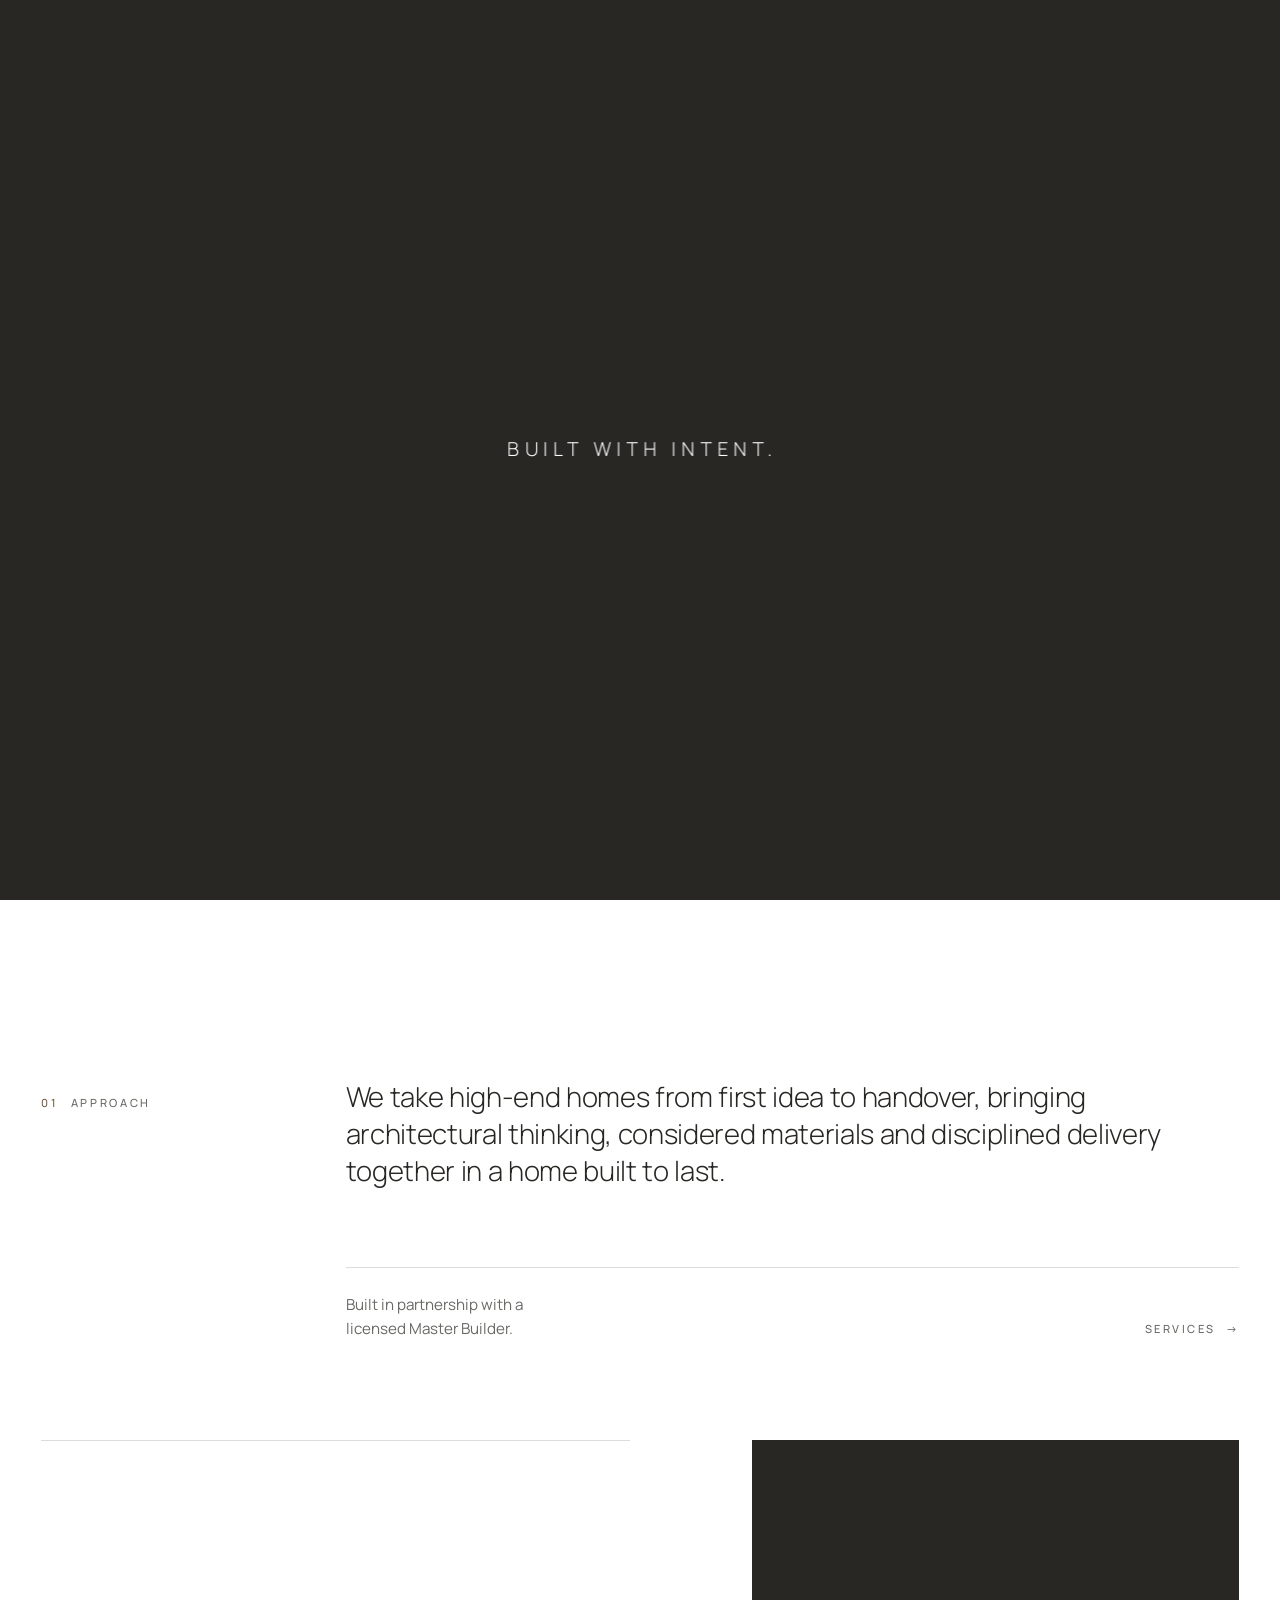
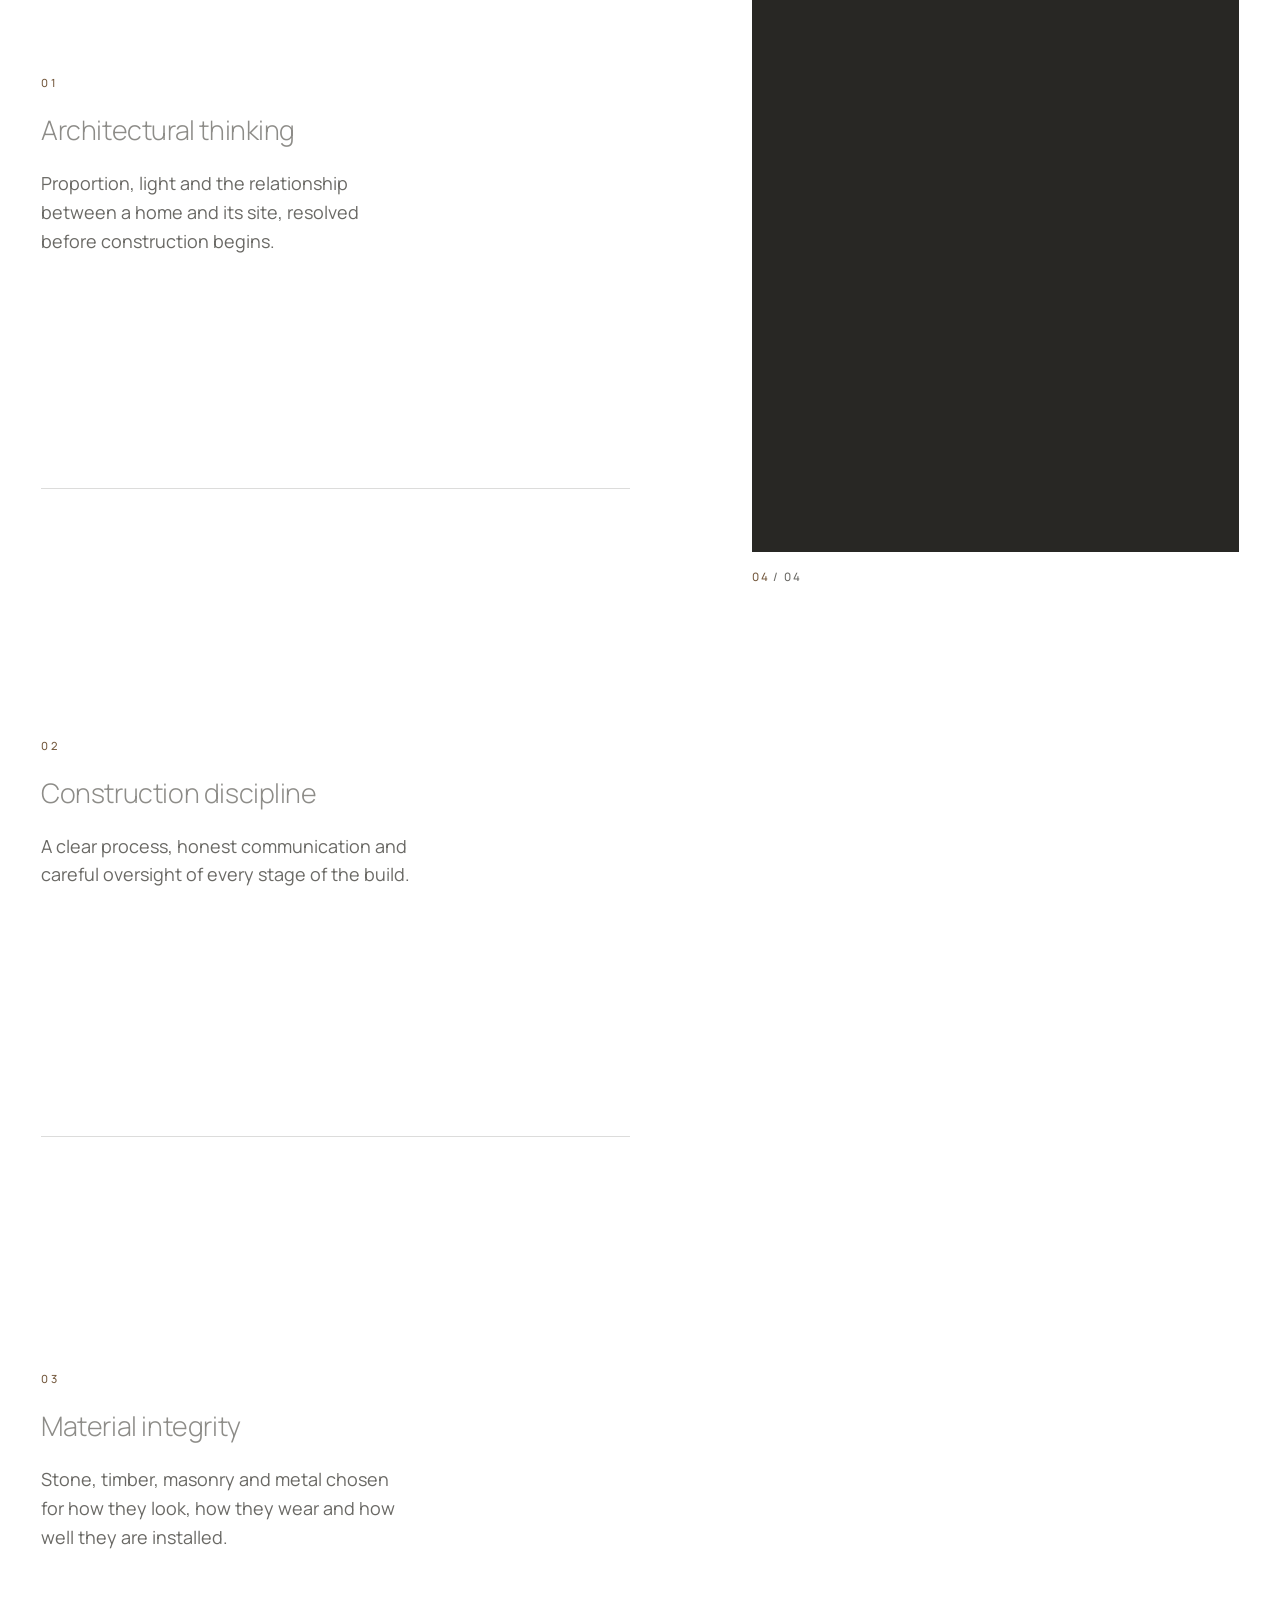
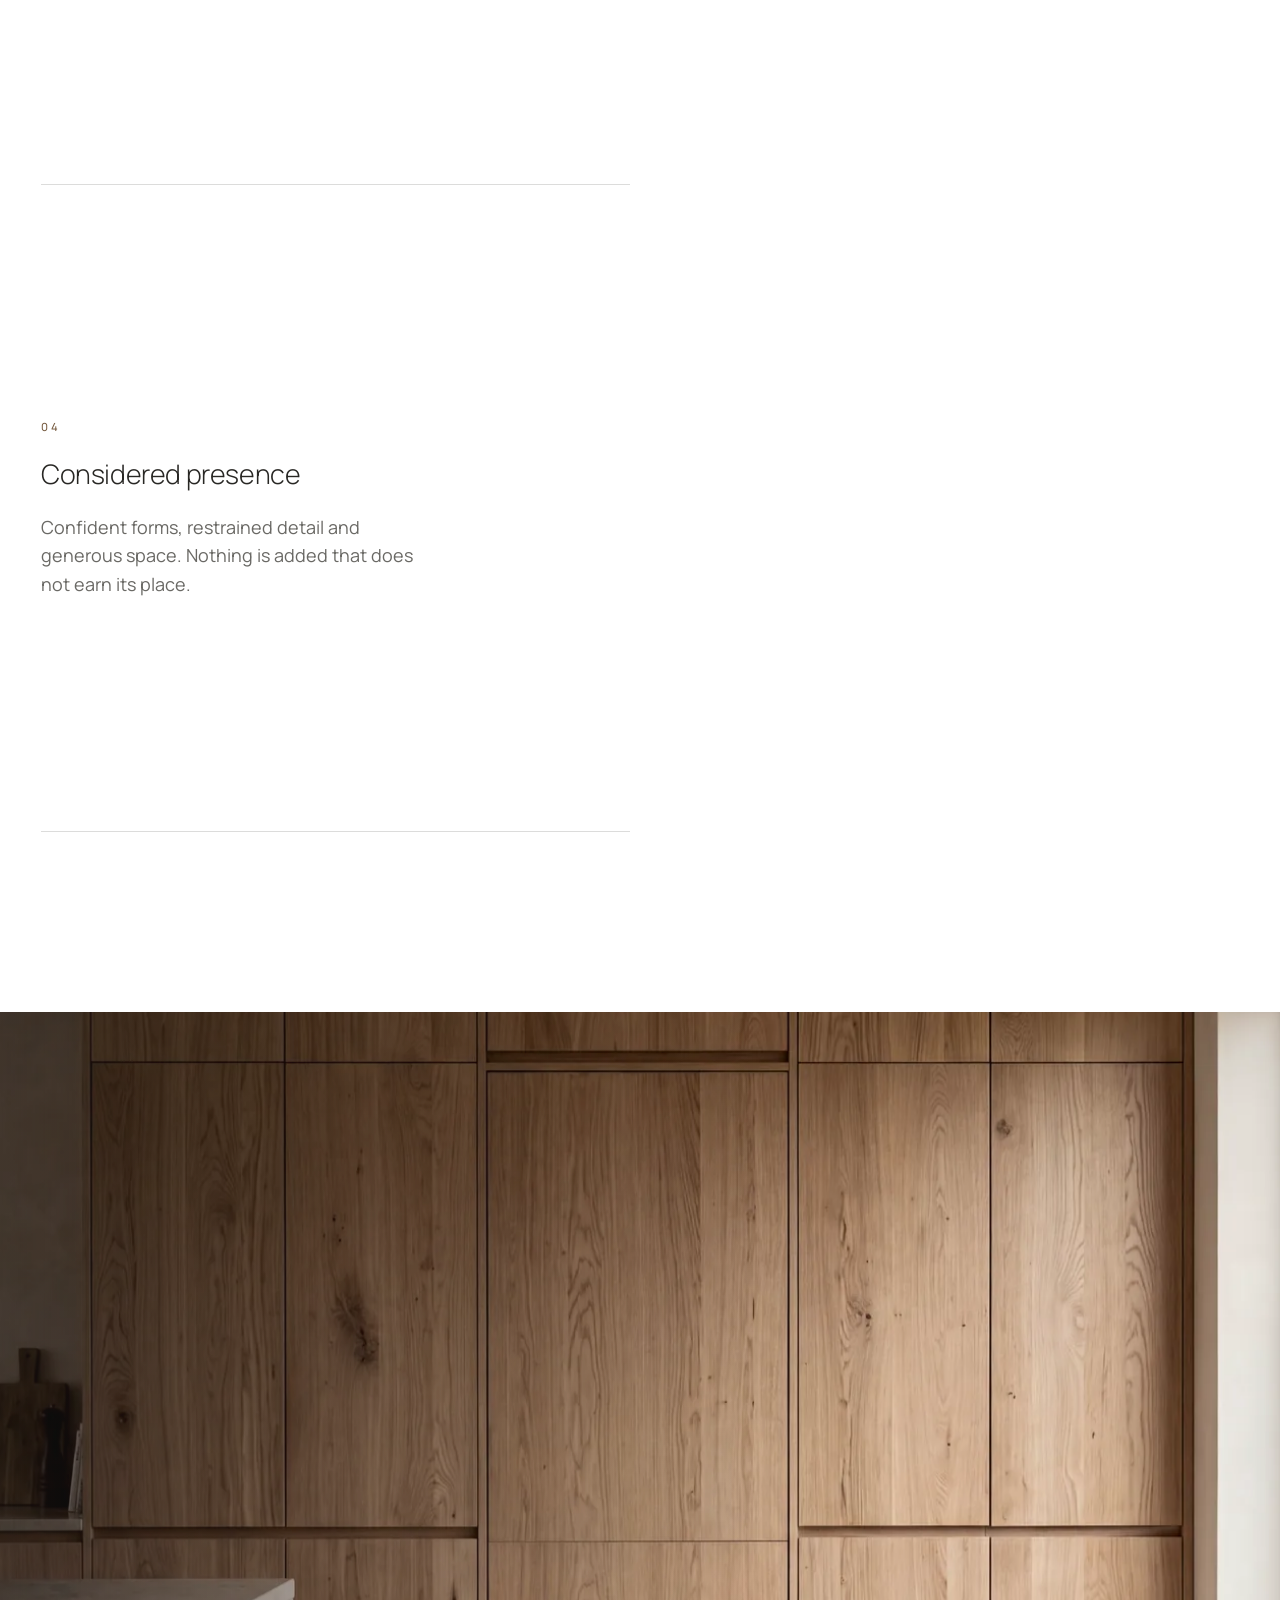
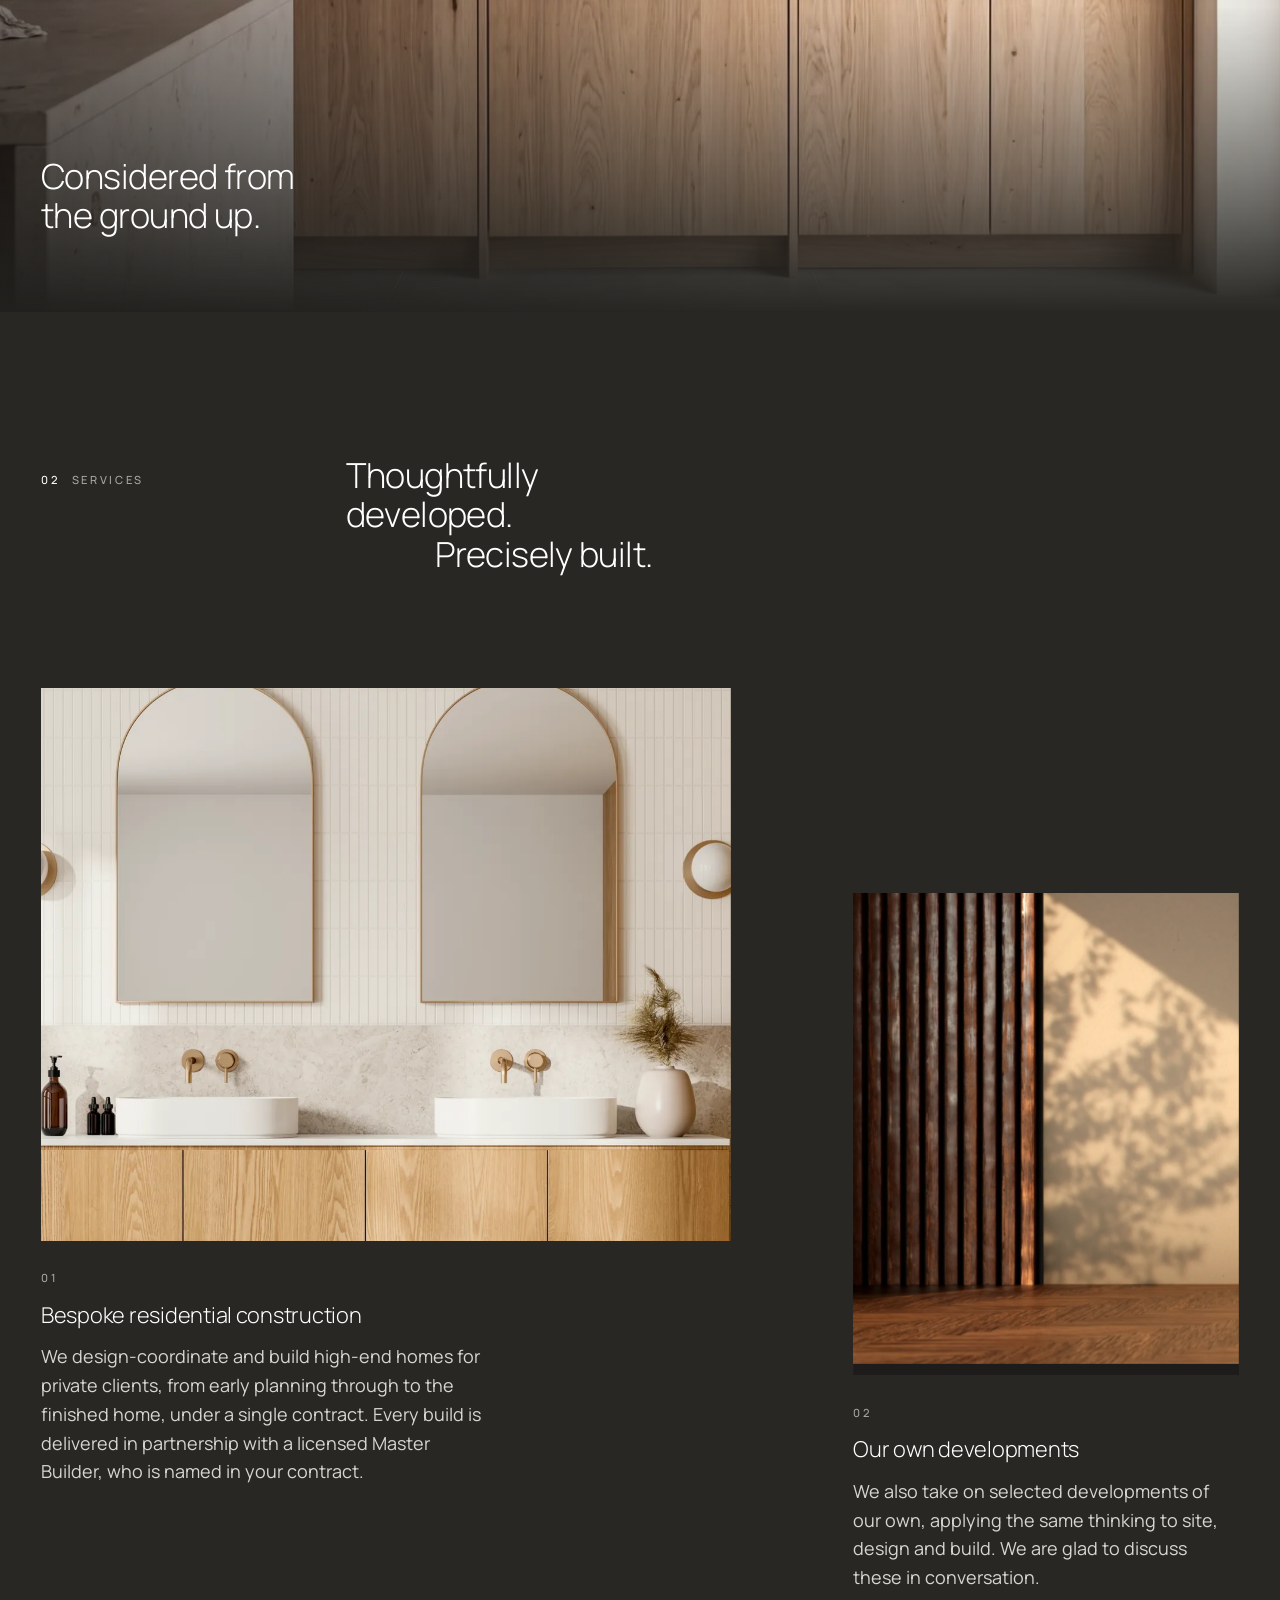
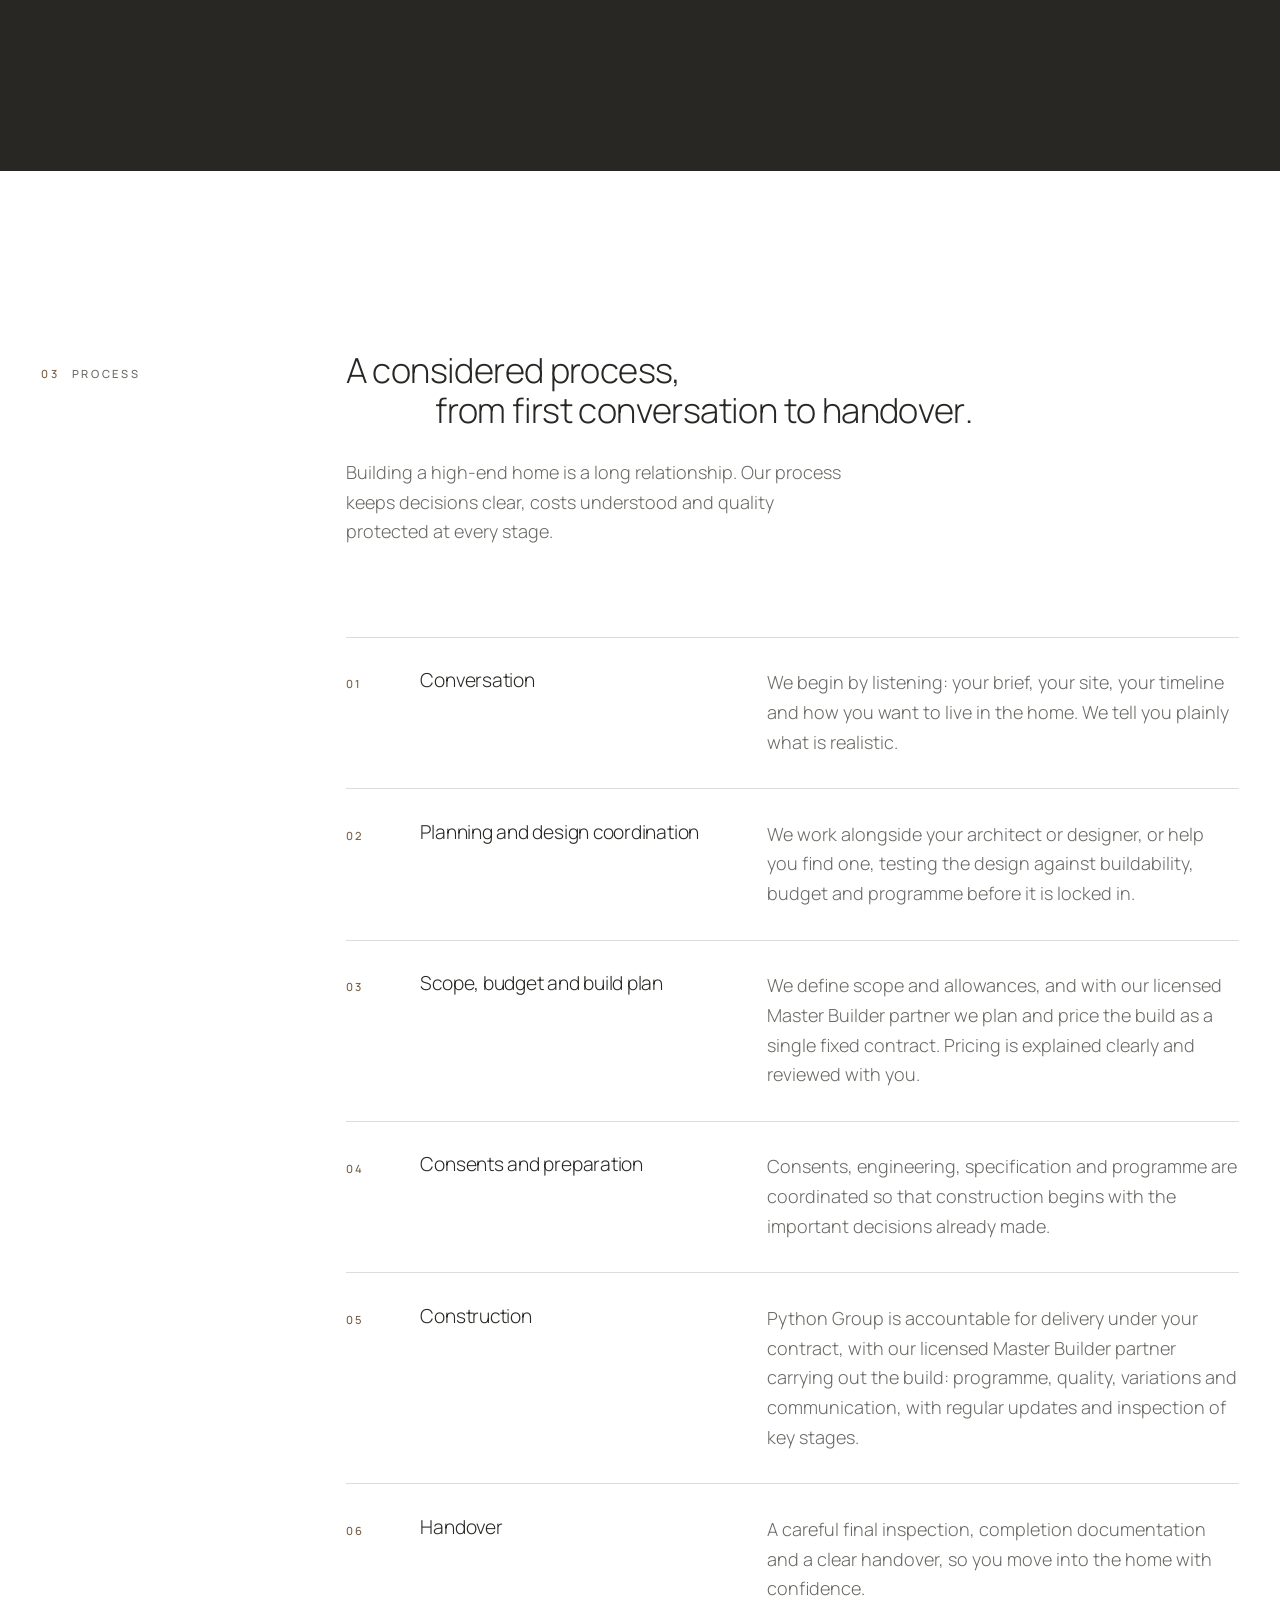
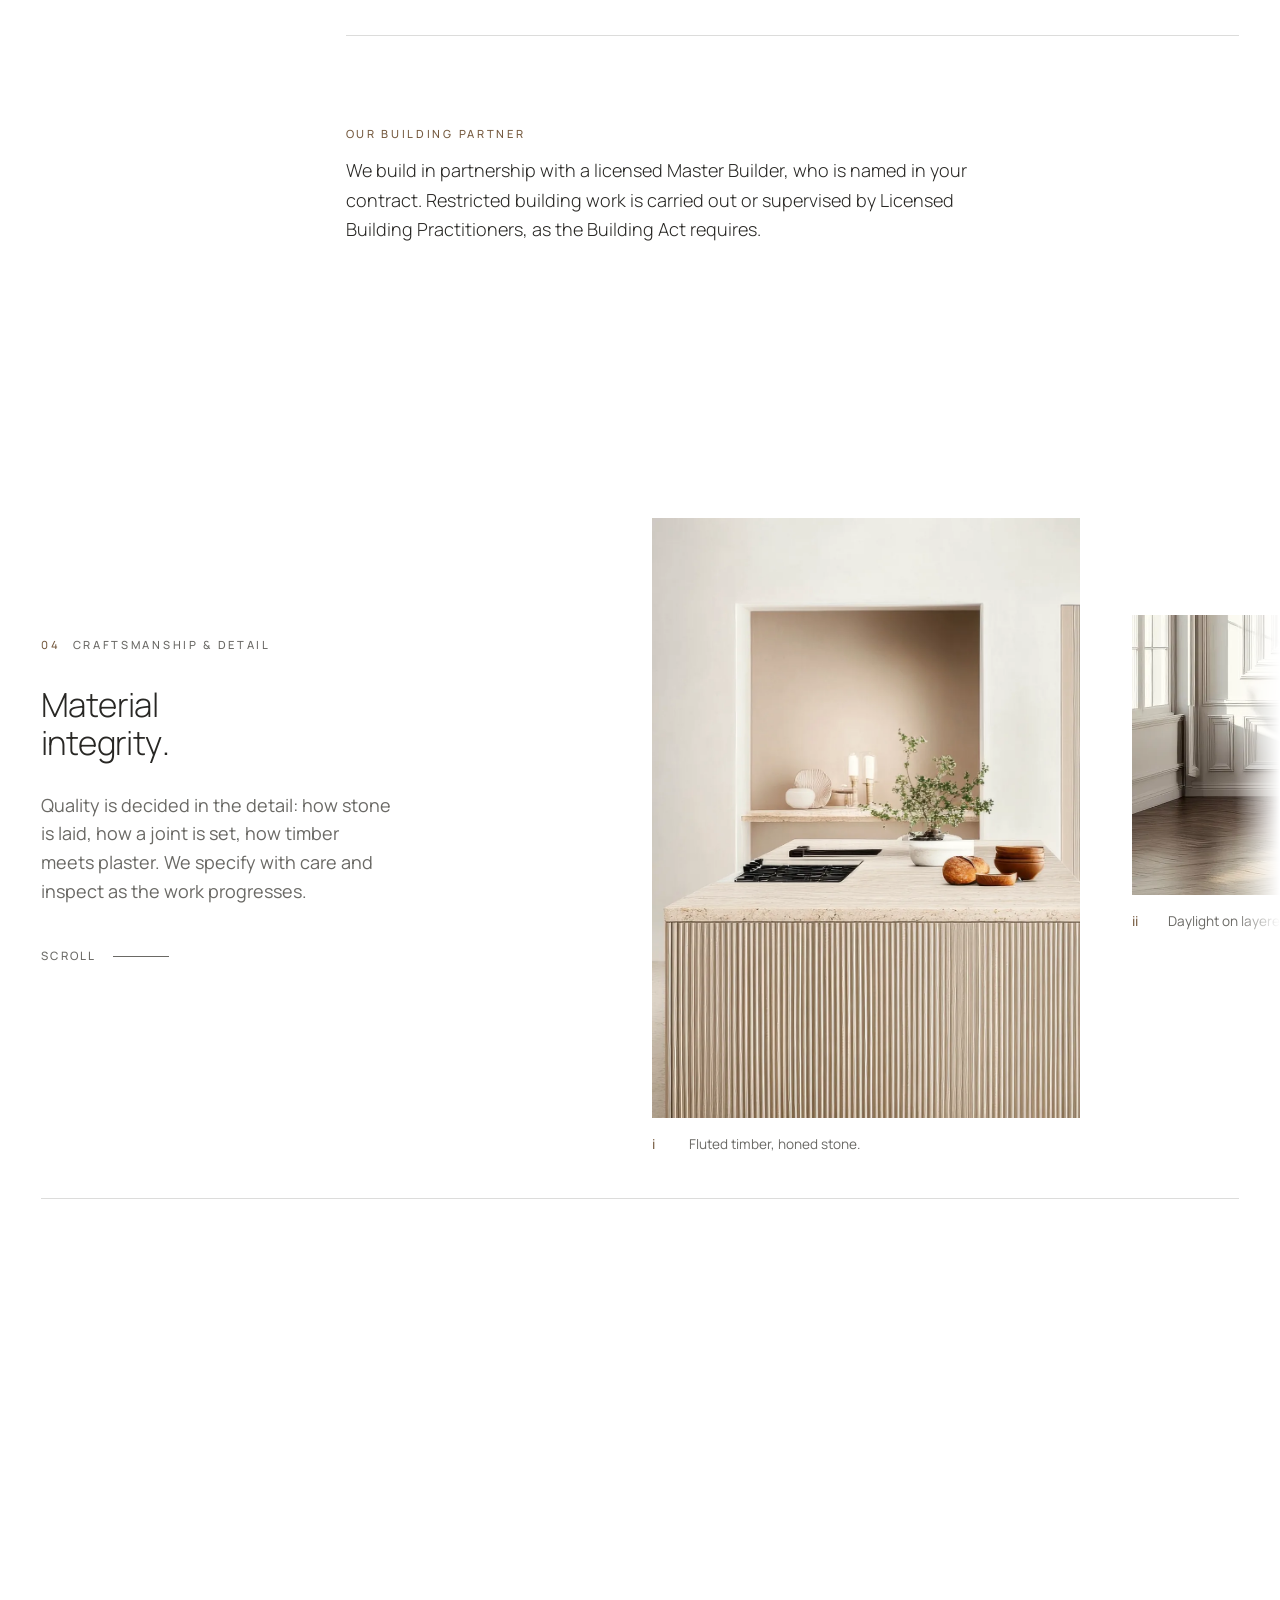
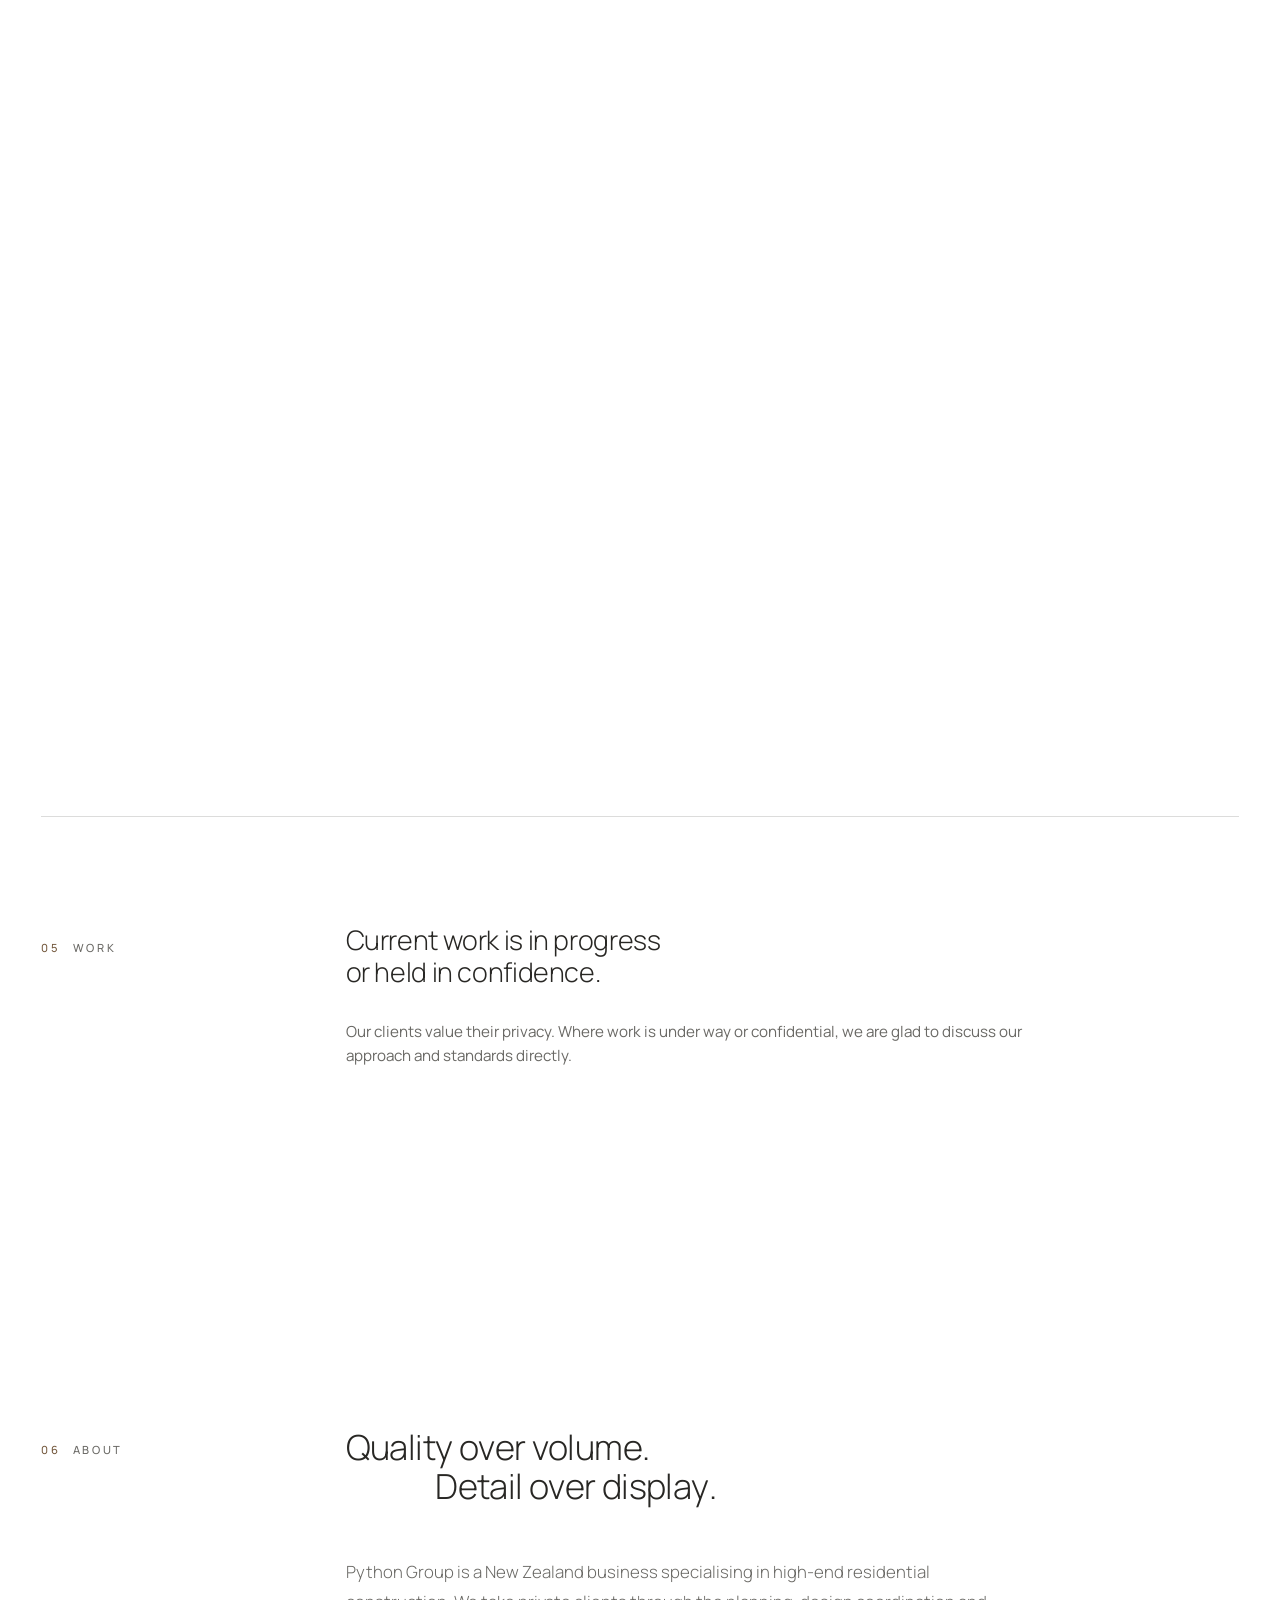
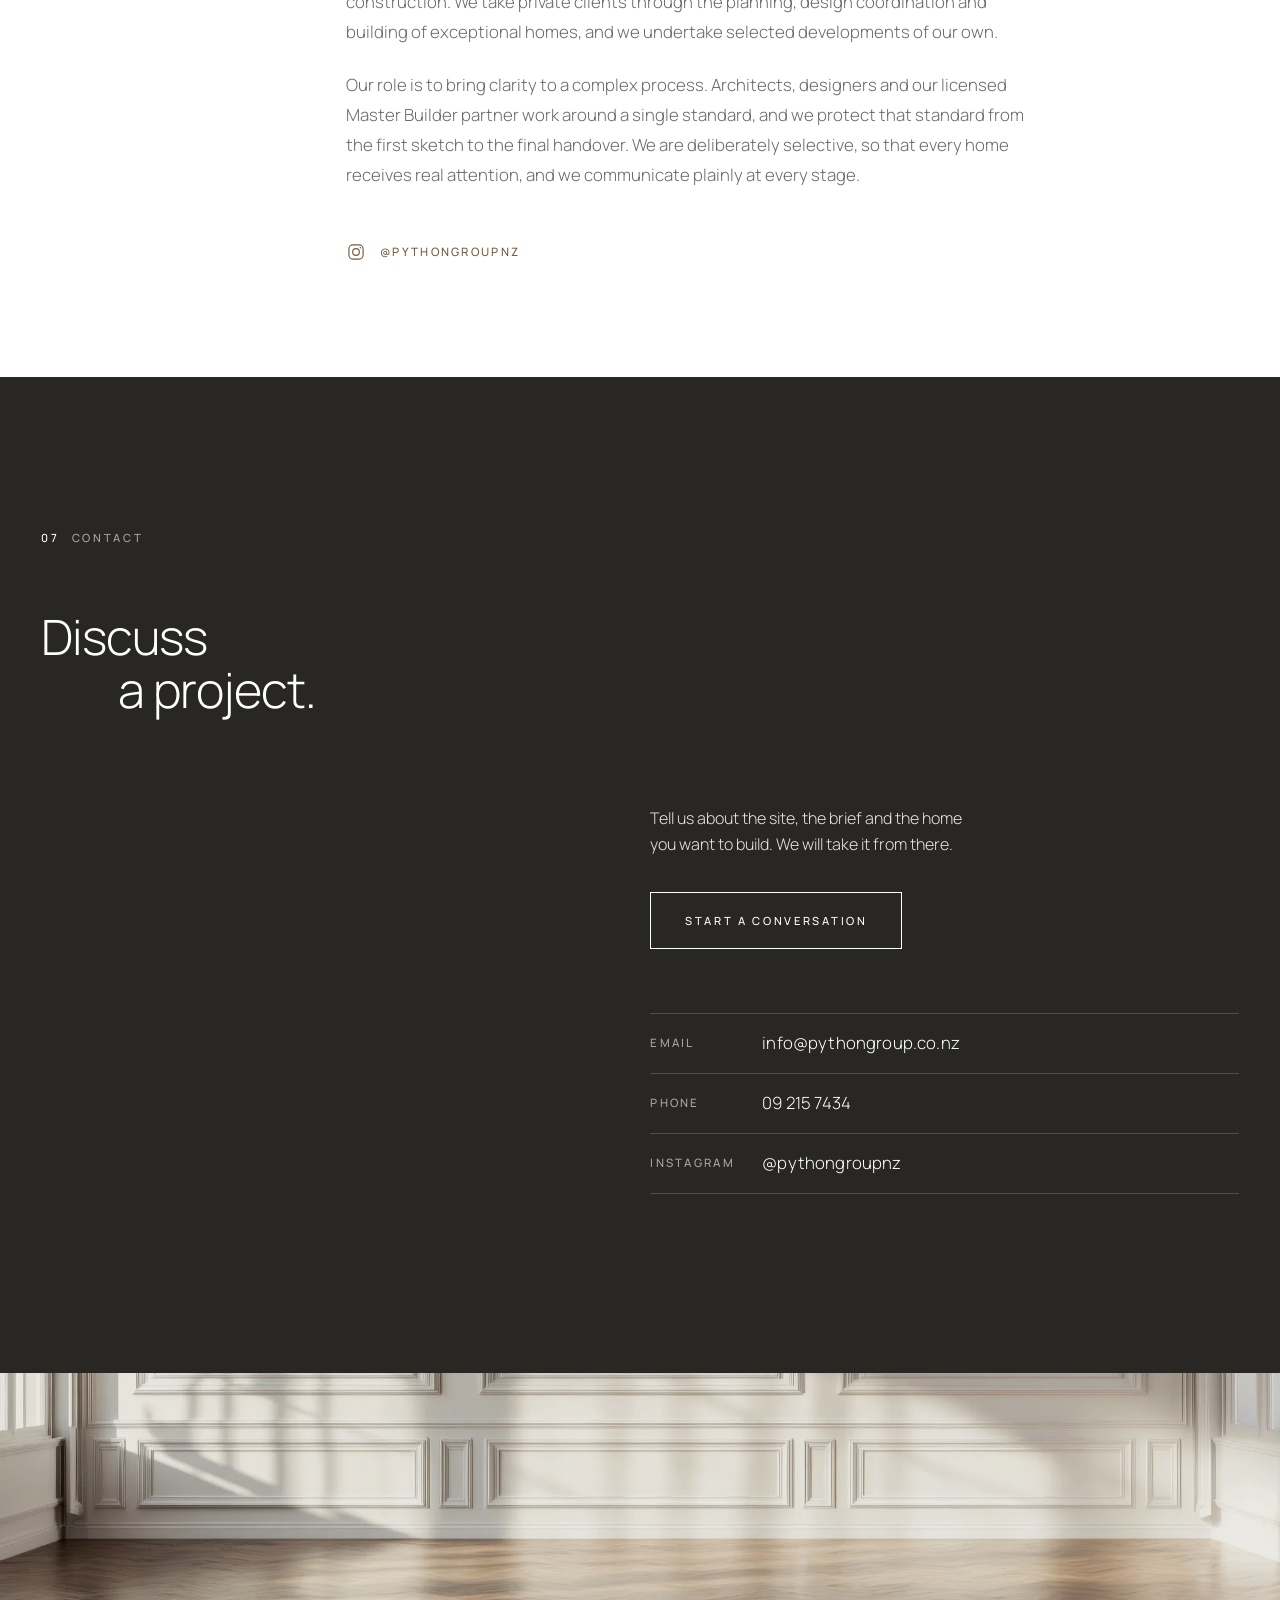
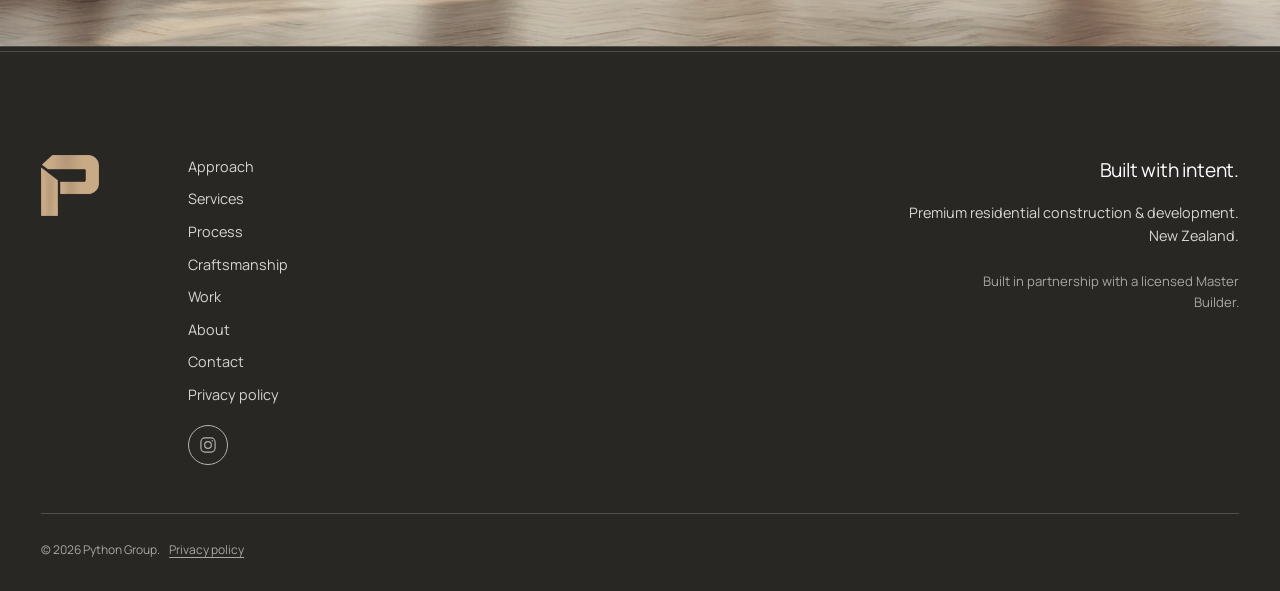
<file: index.html>
<!doctype html>
<html lang="en-NZ">
<head>
  <meta charset="utf-8">
  <meta name="viewport" content="width=device-width, initial-scale=1, viewport-fit=cover">
  <title>Python Group — Construction &amp; Development | Built with intent.</title>
  <meta name="description" content="Python Group guides high-end residential builds in New Zealand with a focus on quality and craftsmanship, built in partnership with a licensed Master Builder, and undertakes selected developments of its own.">
  <meta name="robots" content="index, follow">
  <link rel="canonical" href="https://pythongroup.co.nz/">
  <meta name="theme-color" content="#ffffff">

  <meta property="og:type" content="website">
  <meta property="og:site_name" content="Python Group">
  <meta property="og:title" content="Python Group — Built with intent.">
  <meta property="og:description" content="Premium residential construction &amp; development in New Zealand.">
  <meta property="og:url" content="https://pythongroup.co.nz/">
  <meta property="og:image" content="https://pythongroup.co.nz/og.jpg">
  <meta property="og:image:width" content="1200">
  <meta property="og:image:height" content="630">
  <meta property="og:locale" content="en_NZ">
  <meta name="twitter:card" content="summary_large_image">

  <link rel="icon" type="image/png" href="favicon.png">
  <link rel="preload" as="image" href="hero-slats.webp" type="image/webp" fetchpriority="high">
  <link rel="preconnect" href="https://fonts.googleapis.com">
  <link rel="preconnect" href="https://fonts.gstatic.com" crossorigin>
  <link rel="stylesheet" href="https://fonts.googleapis.com/css2?family=Manrope:wght@300;400;500&display=swap">
  <link rel="stylesheet" href="styles.css">

  <script>
    (function () {
      var r = document.documentElement;
      r.classList.add('js');
      var calm = window.matchMedia && window.matchMedia('(prefers-reduced-motion: reduce)').matches;
      if (!calm) {
        r.classList.add('has-motion');
        try { if (!sessionStorage.getItem('pg-intro')) r.classList.add('is-intro'); } catch (e) { r.classList.add('is-intro'); }
      }
    })();
  </script>

  <script type="application/ld+json">
  {
    "@context": "https://schema.org",
    "@type": "Organization",
    "name": "Python Group",
    "url": "https://pythongroup.co.nz/",
    "logo": "https://pythongroup.co.nz/symbol.png",
    "sameAs": ["https://www.instagram.com/pythongroupnz"],
    "slogan": "Built with intent.",
    "description": "New Zealand specialists in high-end, high-quality residential construction, also undertaking selected developments of its own.",
    "areaServed": "NZ",
    "email": "info@pythongroup.co.nz",
    "telephone": "+64-9-215-7434"
  }
  </script>
</head>
<body>
  <a class="skip" href="#approach">Skip to content</a>

  <!-- Opening sequence -->
  <div class="intro" aria-hidden="true">
    <img class="intro__mark intro__big" src="symbol-light.png" alt="" width="360" height="382">
    <div class="intro__phrase"><span>Built</span><span>with intent.</span></div>
    <img class="intro__mark intro__small" src="symbol-light.png" alt="" width="360" height="382">
  </div>

  <!-- Navigation -->
  <header class="site-header" data-header>
    <a class="site-header__brand" href="#top" aria-label="Python Group — back to top">
      <img src="symbol.png" alt="" width="360" height="382">
    </a>
    <p class="site-header__descriptor">Construction &amp; Development</p>
    <div class="site-header__actions">
      <a class="link-quiet" href="#contact" data-enquire>Enquire</a>
      <button class="menu-toggle" type="button" aria-expanded="false" aria-controls="menu" data-menu-toggle data-magnetic>
        <span class="menu-toggle__label" data-menu-label>Menu</span>
        <span class="menu-toggle__bars" aria-hidden="true"><i></i><i></i></span>
      </button>
    </div>
  </header>

  <div class="menu" id="menu" role="dialog" aria-modal="true" aria-label="Site menu" inert>
    <div class="menu__inner">
      <div class="menu__main">
        <nav class="menu__nav" aria-label="Site">
          <ol>
            <li><a href="#top" data-menu-link data-i="0"><span>01</span>Python Group</a></li>
            <li><a href="#approach" data-menu-link data-i="1"><span>02</span>Approach</a></li>
            <li><a href="#services" data-menu-link data-i="2"><span>03</span>Services</a></li>
            <li><a href="#process" data-menu-link data-i="3"><span>04</span>Process</a></li>
            <li><a href="#craft" data-menu-link data-i="4"><span>05</span>Craftsmanship</a></li>
            <li><a href="#work" data-menu-link data-i="5"><span>06</span>Work</a></li>
            <li><a href="#about" data-menu-link data-i="6"><span>07</span>About</a></li>
            <li><a href="#contact" data-menu-link data-i="7"><span>08</span>Contact</a></li>
          </ol>
        </nav>
        <div class="menu__foot">
          <p class="menu__tag">Built with intent.</p>
          <p class="menu__meta">Premium residential construction &amp; development.<br>New Zealand.</p>
          <a class="ig" href="https://www.instagram.com/pythongroupnz" target="_blank" rel="noopener" aria-label="Python Group on Instagram (opens in a new tab)"><svg viewBox="0 0 24 24" width="20" height="20" fill="none" stroke="currentColor" stroke-width="1.4" aria-hidden="true" focusable="false"><rect x="3.5" y="3.5" width="17" height="17" rx="4.8"/><circle cx="12" cy="12" r="4"/><circle cx="17.2" cy="6.8" r=".9" fill="currentColor" stroke="none"/></svg></a>
        </div>
      </div>
      <aside class="menu__preview" aria-hidden="true">
        <img class="is-active" data-menu-img="0" src="int-living.webp" alt="" width="1900" height="1061" loading="lazy" decoding="async">
        <img data-menu-img="1" src="int-chair.webp" alt="" width="1900" height="1275" loading="lazy" decoding="async">
        <img data-menu-img="2" src="int-slats.webp" alt="" width="1500" height="1000" loading="lazy" decoding="async">
        <img data-menu-img="3" src="int-oak-p.webp" alt="" width="900" height="1436" loading="lazy" decoding="async">
        <img data-menu-img="4" src="int-kitchen-p.webp" alt="" width="1000" height="1401" loading="lazy" decoding="async">
        <img data-menu-img="5" src="int-panel-w.webp" alt="" width="2000" height="539" loading="lazy" decoding="async">
        <img data-menu-img="6" src="int-bath.webp" alt="" width="1500" height="1000" loading="lazy" decoding="async">
        <img data-menu-img="7" src="int-basins.webp" alt="" width="1500" height="1056" loading="lazy" decoding="async">
      </aside>
    </div>
  </div>

  <main id="main">

    <!-- 00 · Hero -->
    <section class="hero" id="top" aria-label="Introduction">
      <div class="hero__frame" data-hero-frame>
        <div class="hero__night" aria-hidden="true"></div>
        <div class="hero__media">
          <img src="hero-slats.webp" width="2200" height="1466" alt="Warm low light and the shadow of a branch across a plaster wall beside a vertical timber slat screen." fetchpriority="high" decoding="async" data-hero-img>
        </div>
        <div class="hero__light" aria-hidden="true" data-hero-light></div>
        <div class="hero__shade"></div>
        <div class="hero__content">
          <h1 class="hero__title" aria-label="Built with intent." data-chars>
            <span class="ln"><span style="--i:0">Built</span></span>
            <span class="ln ln--indent"><span style="--i:1">with intent.</span></span>
          </h1>
          <div class="hero__aside">
            <p>Premium residential construction &amp; development.<br>New Zealand.</p>
            <span class="hero__scroll" aria-hidden="true"></span>
          </div>
        </div>
      </div>
    </section>

    <!-- 01 · Statement -->
    <section class="statement" id="approach" aria-labelledby="approach-label">
      <div class="wrap grid">
        <p class="label statement__label" id="approach-label"><span>01</span> Approach</p>
        <p class="statement__text" data-words>We take high-end homes from first idea to handover, bringing architectural thinking, considered materials and disciplined delivery together in a home built to last.</p>
        <div class="statement__foot" data-fade>
          <p>Built in partnership with a<br>licensed Master Builder.</p>
          <a class="link-arrow" href="#services">Services</a>
        </div>
      </div>
    </section>

    <!-- 01b · Principles (scroll-linked composition) -->
    <section class="principles" aria-label="Principles" data-principles>
      <div class="wrap grid">
        <div class="principles__list">
          <article class="pr is-active" data-pr="0">
            <p class="pr__n">01</p>
            <h2 class="pr__title">Architectural thinking</h2>
            <p class="pr__copy">Proportion, light and the relationship between a home and its site, resolved before construction begins.</p>
            <figure class="pr__inline"><img src="int-living.webp" width="1900" height="1061" alt="A calm living and sleeping space with fluted timber joinery, plaster walls and floor-to-ceiling glazing." loading="lazy" decoding="async"></figure>
          </article>
          <article class="pr" data-pr="1">
            <p class="pr__n">02</p>
            <h2 class="pr__title">Construction discipline</h2>
            <p class="pr__copy">A clear process, honest communication and careful oversight of every stage of the build.</p>
            <figure class="pr__inline"><img src="int-oak.webp" width="1900" height="1061" alt="Full-height oak joinery with fine shadow gaps beside a travertine island and a black-framed window." loading="lazy" decoding="async"></figure>
          </article>
          <article class="pr" data-pr="2">
            <p class="pr__n">03</p>
            <h2 class="pr__title">Material integrity</h2>
            <p class="pr__copy">Stone, timber, masonry and metal chosen for how they look, how they wear and how well they are installed.</p>
            <figure class="pr__inline"><img src="int-kitchen.webp" width="1900" height="1064" alt="A fluted timber island with a honed travertine top, travertine splashback and a brass tap." loading="lazy" decoding="async"></figure>
          </article>
          <article class="pr" data-pr="3">
            <p class="pr__n">04</p>
            <h2 class="pr__title">Considered presence</h2>
            <p class="pr__copy">Confident forms, restrained detail and generous space. Nothing is added that does not earn its place.</p>
            <figure class="pr__inline"><img src="int-chair.webp" width="1900" height="1275" alt="A boucle chair and oak side table in a plaster-walled room with travertine and an arched window." loading="lazy" decoding="async"></figure>
          </article>
        </div>

        <div class="principles__media" aria-hidden="true">
          <div class="principles__sticky">
            <div class="principles__stack">
              <img class="is-active" src="int-living.webp" alt="" width="1900" height="1061" loading="lazy" decoding="async" data-pr-img="0">
              <img src="int-oak.webp" alt="" width="1900" height="1061" loading="lazy" decoding="async" data-pr-img="1">
              <img src="int-kitchen.webp" alt="" width="1900" height="1064" loading="lazy" decoding="async" data-pr-img="2">
              <img src="int-chair.webp" alt="" width="1900" height="1275" loading="lazy" decoding="async" data-pr-img="3">
            </div>
            <p class="principles__cap"><b><span data-pr-count>01</span> / 04</b></p>
          </div>
        </div>
      </div>
    </section>

    <!-- 02 · Full-bleed break -->
    <section class="band" aria-label="Considered from the ground up">
      <div class="band__media" data-parallax="0.12">
        <img src="int-oak.webp" width="1900" height="1061" alt="Full-height oak joinery beside a travertine island and a black-framed window." loading="lazy" decoding="async">
      </div>
      <div class="band__dim" aria-hidden="true" data-band-dim></div>
      <div class="band__fade"></div>
      <div class="band__content wrap">
        <p class="band__line" data-reveal="lines" data-chars>
          <span class="ln"><span style="--i:0">Considered from</span></span>
          <span class="ln"><span style="--i:1">the ground up.</span></span>
        </p>
      </div>
    </section>

    <!-- 03 · Services -->
    <section class="services dark" id="services" aria-labelledby="services-title">
      <div class="wrap">
        <header class="services__head grid">
          <p class="label"><span>02</span> Services</p>
          <h2 class="display" id="services-title" data-reveal="lines" data-chars>
            <span class="ln"><span style="--i:0">Thoughtfully</span></span>
            <span class="ln"><span style="--i:1">developed.</span></span>
            <span class="ln ln--indent"><span style="--i:2">Precisely built.</span></span>
          </h2>
        </header>

        <div class="services__body grid">
          <article class="svc svc--a">
            <figure class="svc__fig reveal" data-reveal="img">
              <div class="reveal__inner" data-parallax="0.06"><img src="int-basins.webp" width="1500" height="1056" alt="Twin arched brass-framed mirrors over stone and oak vanity joinery with wall-mounted brass tapware." loading="lazy" decoding="async"></div>
            </figure>
            <div class="svc__text" data-fade>
              <p class="svc__n">01</p>
              <h3>Bespoke residential construction</h3>
              <p>We design-coordinate and build high-end homes for private clients, from early planning through to the finished home, under a single contract. Every build is delivered in partnership with a licensed Master Builder, who is named in your contract.</p>
            </div>
          </article>

          <article class="svc svc--b">
            <figure class="svc__fig reveal" data-reveal="img">
              <div class="reveal__inner" data-parallax="0.06"><img src="int-slats-p.webp" width="1000" height="1333" alt="Warm light and shadow falling across a plaster wall beside a vertical timber slat screen." loading="lazy" decoding="async"></div>
            </figure>
            <div class="svc__text" data-fade>
              <p class="svc__n">02</p>
              <h3>Our own developments</h3>
              <p>We also take on selected developments of our own, applying the same thinking to site, design and build. We are glad to discuss these in conversation.</p>
            </div>
          </article>
        </div>
      </div>
    </section>

    <!-- 03 · Process -->
    <section class="process" id="process" aria-labelledby="process-title">
      <div class="wrap grid">
        <p class="label process__label"><span>03</span> Process</p>
        <div class="process__head">
          <h2 class="display" id="process-title" data-reveal="lines" data-chars>
            <span class="ln"><span style="--i:0">A considered process,</span></span>
            <span class="ln ln--indent"><span style="--i:1">from first conversation to handover.</span></span>
          </h2>
          <p class="process__lede" data-fade>Building a high-end home is a long relationship. Our process keeps decisions clear, costs understood and quality protected at every stage.</p>
        </div>
        <ol class="process__list">
          <li class="step" data-fade><span class="step__n">01</span><h3>Conversation</h3><p>We begin by listening: your brief, your site, your timeline and how you want to live in the home. We tell you plainly what is realistic.</p></li>
          <li class="step" data-fade><span class="step__n">02</span><h3>Planning and design coordination</h3><p>We work alongside your architect or designer, or help you find one, testing the design against buildability, budget and programme before it is locked in.</p></li>
          <li class="step" data-fade><span class="step__n">03</span><h3>Scope, budget and build plan</h3><p>We define scope and allowances, and with our licensed Master Builder partner we plan and price the build as a single fixed contract. Pricing is explained clearly and reviewed with you.</p></li>
          <li class="step" data-fade><span class="step__n">04</span><h3>Consents and preparation</h3><p>Consents, engineering, specification and programme are coordinated so that construction begins with the important decisions already made.</p></li>
          <li class="step" data-fade><span class="step__n">05</span><h3>Construction</h3><p>Python Group is accountable for delivery under your contract, with our licensed Master Builder partner carrying out the build: programme, quality, variations and communication, with regular updates and inspection of key stages.</p></li>
          <li class="step" data-fade><span class="step__n">06</span><h3>Handover</h3><p>A careful final inspection, completion documentation and a clear handover, so you move into the home with confidence.</p></li>
        </ol>
        <aside class="process__assure" data-fade aria-label="Our building partner">
          <p class="process__assure-t">Our building partner</p>
          <p>We build in partnership with a licensed Master Builder, who is named in your contract. Restricted building work is carried out or supervised by Licensed Building Practitioners, as the Building Act requires.</p>
        </aside>
      </div>
    </section>

    <!-- 04 · Craftsmanship (horizontal sequence) -->
    <section class="seq" id="craft" aria-label="Craftsmanship and detail" data-seq>
      <div class="seq__sticky">
        <div class="seq__scroller" data-seq-scroller>
          <div class="seq__track" data-seq-track>

            <div class="seq__intro">
              <p class="label"><span>04</span> Craftsmanship &amp; detail</p>
              <h2 class="display" data-reveal="lines" data-chars>
                <span class="ln"><span style="--i:0">Material</span></span>
                <span class="ln"><span style="--i:1">integrity.</span></span>
              </h2>
              <p class="seq__lede">Quality is decided in the detail: how stone is laid, how a joint is set, how timber meets plaster. We specify with care and inspect as the work progresses.</p>
              <p class="seq__hint" aria-hidden="true">Scroll <i></i></p>
            </div>

            <figure class="frame" style="--ar:1000/1401">
              <img src="int-kitchen-p.webp" width="1000" height="1401" alt="A fluted timber island with a honed travertine top beside a recessed niche." loading="lazy" decoding="async">
              <figcaption><span>i</span>Fluted timber, honed stone.</figcaption>
            </figure>
            <figure class="frame frame--wide" style="--ar:2000/539">
              <img src="int-panel-w.webp" width="2000" height="539" alt="Layered wall panelling and herringbone timber flooring in raking daylight." loading="lazy" decoding="async">
              <figcaption><span>ii</span>Daylight on layered panelling.</figcaption>
            </figure>
            <figure class="frame" style="--ar:900/1436">
              <img src="int-oak-p.webp" width="900" height="1436" alt="Full-height oak veneer joinery with fine shadow gaps and visible grain." loading="lazy" decoding="async">
              <figcaption><span>iii</span>Oak, grain matched.</figcaption>
            </figure>
            <figure class="frame" style="--ar:1500/1000">
              <img src="int-bath.webp" width="1500" height="1000" alt="A freestanding stone bath, herringbone tile and timber flooring beside a tall window." loading="lazy" decoding="async">
              <figcaption><span>iv</span>Stone, tile, quiet light.</figcaption>
            </figure>

            <div class="seq__outro">
            </div>
          </div>
        </div>
        <div class="seq__progress" aria-hidden="true"><i data-seq-bar></i></div>
      </div>
    </section>

    <!-- 05 · Work (in progress / confidential) -->
    <section class="work" id="work" aria-labelledby="work-title">
      <div class="wrap grid">
        <p class="label"><span>05</span> Work</p>
        <h2 class="work__title display display--sm" id="work-title" data-reveal="lines" data-chars>
          <span class="ln"><span style="--i:0">Current work is in progress</span></span>
          <span class="ln"><span style="--i:1">or held in confidence.</span></span>
        </h2>
        <p class="work__note" data-fade>Our clients value their privacy. Where work is under way or confidential, we are glad to discuss our approach and standards directly.</p>
      </div>
    </section>

    <!-- 06 · About -->
    <section class="about" id="about" aria-labelledby="about-title">
      <div class="wrap grid">
        <p class="label about__label"><span>06</span> About</p>
        <div class="about__body">
          <h2 class="display" id="about-title" data-reveal="lines" data-chars>
            <span class="ln"><span style="--i:0">Quality over volume.</span></span>
            <span class="ln ln--indent"><span style="--i:1">Detail over display.</span></span>
          </h2>
          <div class="about__text" data-fade>
            <p>Python Group is a New Zealand business specialising in high-end residential construction. We take private clients through the planning, design coordination and building of exceptional homes, and we undertake selected developments of our own.</p>
            <p>Our role is to bring clarity to a complex process. Architects, designers and our licensed Master Builder partner work around a single standard, and we protect that standard from the first sketch to the final handover. We are deliberately selective, so that every home receives real attention, and we communicate plainly at every stage.</p>
          </div>
          <a class="about__ig" href="https://www.instagram.com/pythongroupnz" target="_blank" rel="noopener" data-fade aria-label="Python Group on Instagram, @pythongroupnz (opens in a new tab)"><svg viewBox="0 0 24 24" width="20" height="20" fill="none" stroke="currentColor" stroke-width="1.4" aria-hidden="true" focusable="false"><rect x="3.5" y="3.5" width="17" height="17" rx="4.8"/><circle cx="12" cy="12" r="4"/><circle cx="17.2" cy="6.8" r=".9" fill="currentColor" stroke="none"/></svg><span>@pythongroupnz</span></a>
        </div>
      </div>
    </section>

    <!-- 07 · Contact -->
    <section class="contact dark" id="contact" aria-labelledby="contact-title">
      <div class="wrap grid">
        <p class="label"><span>07</span> Contact</p>
        <h2 class="display display--xl contact__title" id="contact-title" data-reveal="lines" data-chars>
          <span class="ln"><span style="--i:0">Discuss</span></span>
          <span class="ln ln--indent"><span style="--i:1">a project.</span></span>
        </h2>
        <div class="contact__body" data-fade>
          <p>Tell us about the site, the brief and the home you want to build. We will take it from there.</p>
          <a class="btn" href="#contact" data-enquire data-magnetic><span>Start a conversation</span></a>
          <dl class="contact__details">
            <div><dt>Email</dt><dd><a href="mailto:info@pythongroup.co.nz">info@pythongroup.co.nz</a></dd></div>
            <div><dt>Phone</dt><dd><a href="tel:+6492157434">09 215 7434</a></dd></div>
            <div><dt>Instagram</dt><dd><a href="https://www.instagram.com/pythongroupnz" target="_blank" rel="noopener">@pythongroupnz</a></dd></div>
          </dl>
        </div>
      </div>
      <div class="contact__strip reveal" data-reveal="img" aria-hidden="true">
        <div class="reveal__inner" data-parallax="0.05"><img src="int-panel-w.webp" width="2000" height="539" alt="" loading="lazy" decoding="async"></div>
      </div>
    </section>
  </main>

  <footer class="site-footer dark">
    <div class="wrap site-footer__grid">
      <img class="site-footer__logo" src="symbol-light.png" width="360" height="382" alt="Python" loading="lazy" decoding="async">
      <nav class="site-footer__col site-footer__nav" aria-label="Footer">
        <a href="#approach">Approach</a>
        <a href="#services">Services</a>
        <a href="#process">Process</a>
        <a href="#craft">Craftsmanship</a>
        <a href="#work">Work</a>
        <a href="#about">About</a>
        <a href="#contact">Contact</a>
        <a href="/privacy">Privacy policy</a>
        <a class="ig" href="https://www.instagram.com/pythongroupnz" target="_blank" rel="noopener" aria-label="Python Group on Instagram (opens in a new tab)"><svg viewBox="0 0 24 24" width="20" height="20" fill="none" stroke="currentColor" stroke-width="1.4" aria-hidden="true" focusable="false"><rect x="3.5" y="3.5" width="17" height="17" rx="4.8"/><circle cx="12" cy="12" r="4"/><circle cx="17.2" cy="6.8" r=".9" fill="currentColor" stroke="none"/></svg></a>
      </nav>
      <div class="site-footer__col site-footer__about">
        <p class="site-footer__tag">Built with intent.</p>
        <p>Premium residential construction &amp; development.<br>New Zealand.</p>
        <p class="site-footer__lbp">Built in partnership with a licensed Master Builder.</p>
      </div>
      <p class="site-footer__legal">© 2026 Python Group. <a href="/privacy">Privacy policy</a></p>
    </div>
  </footer>

  <script src="main.js" defer></script>
</body>
</html>
</file>
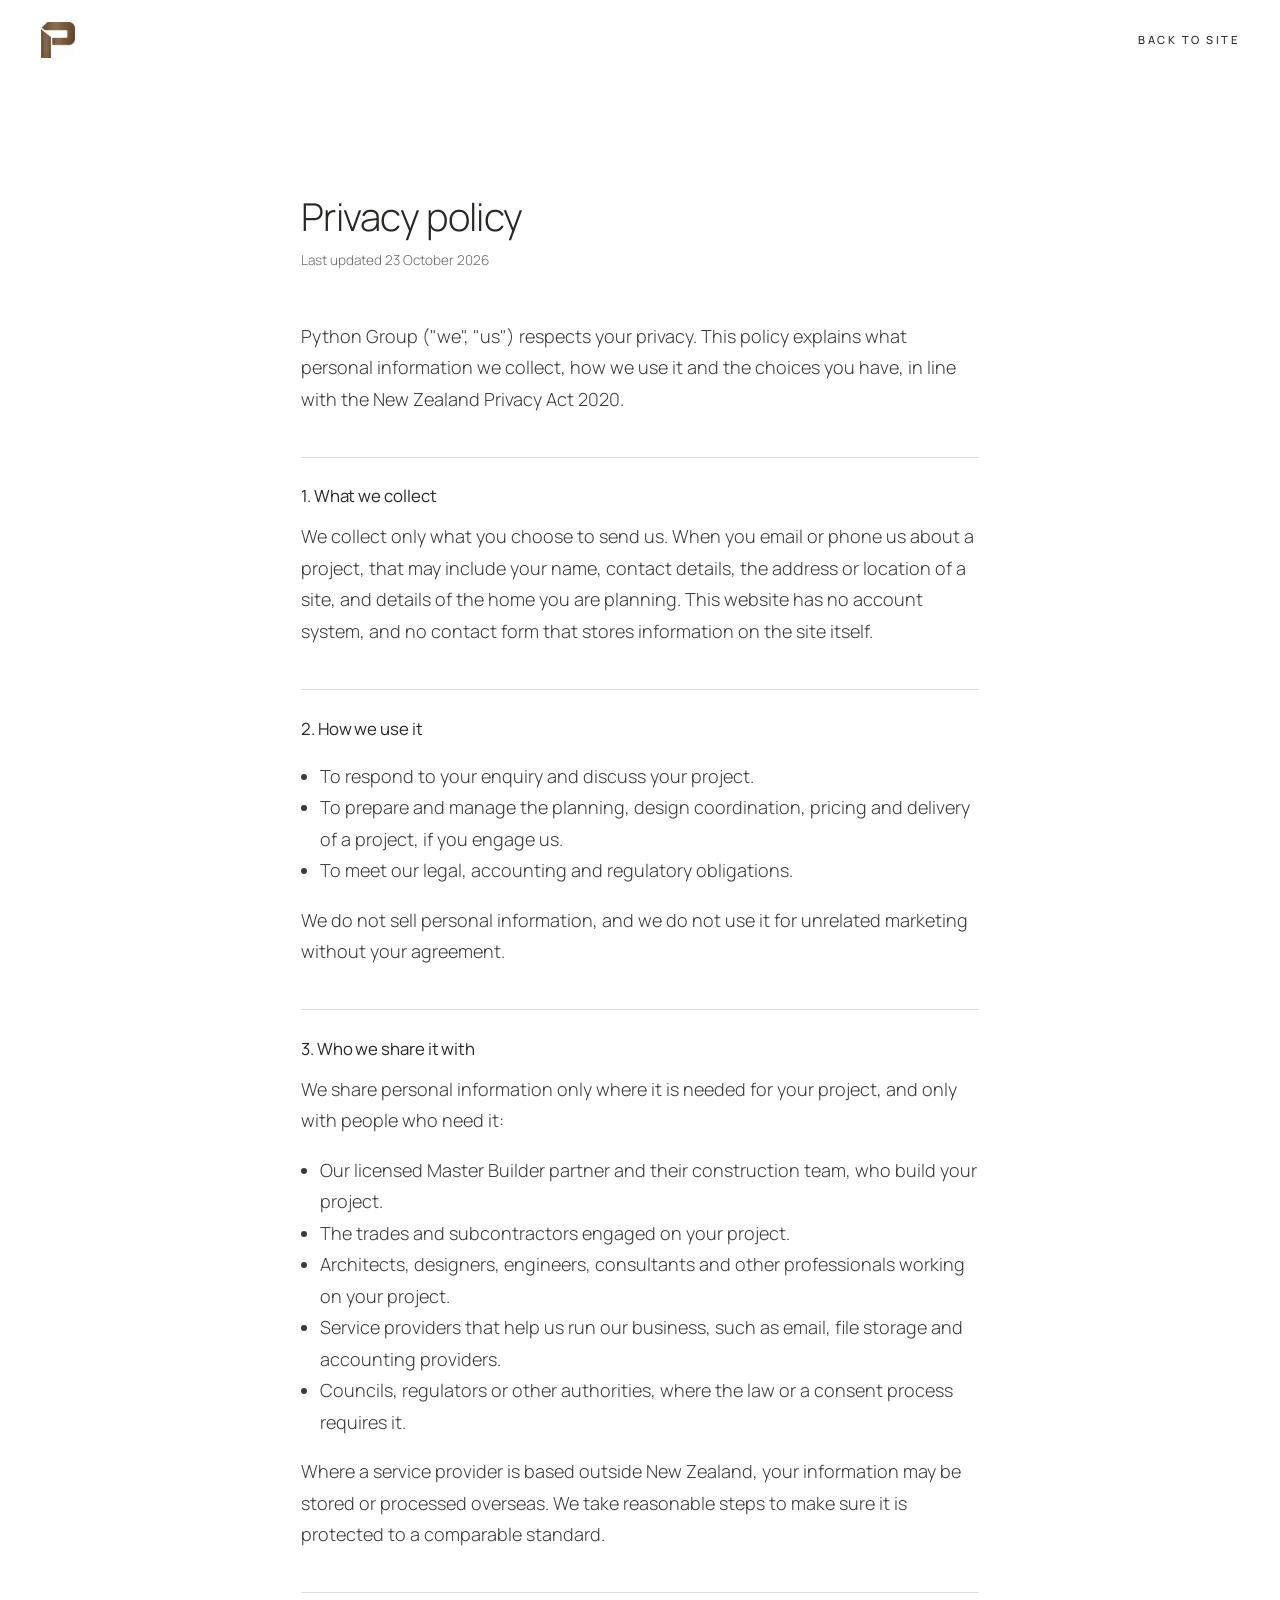
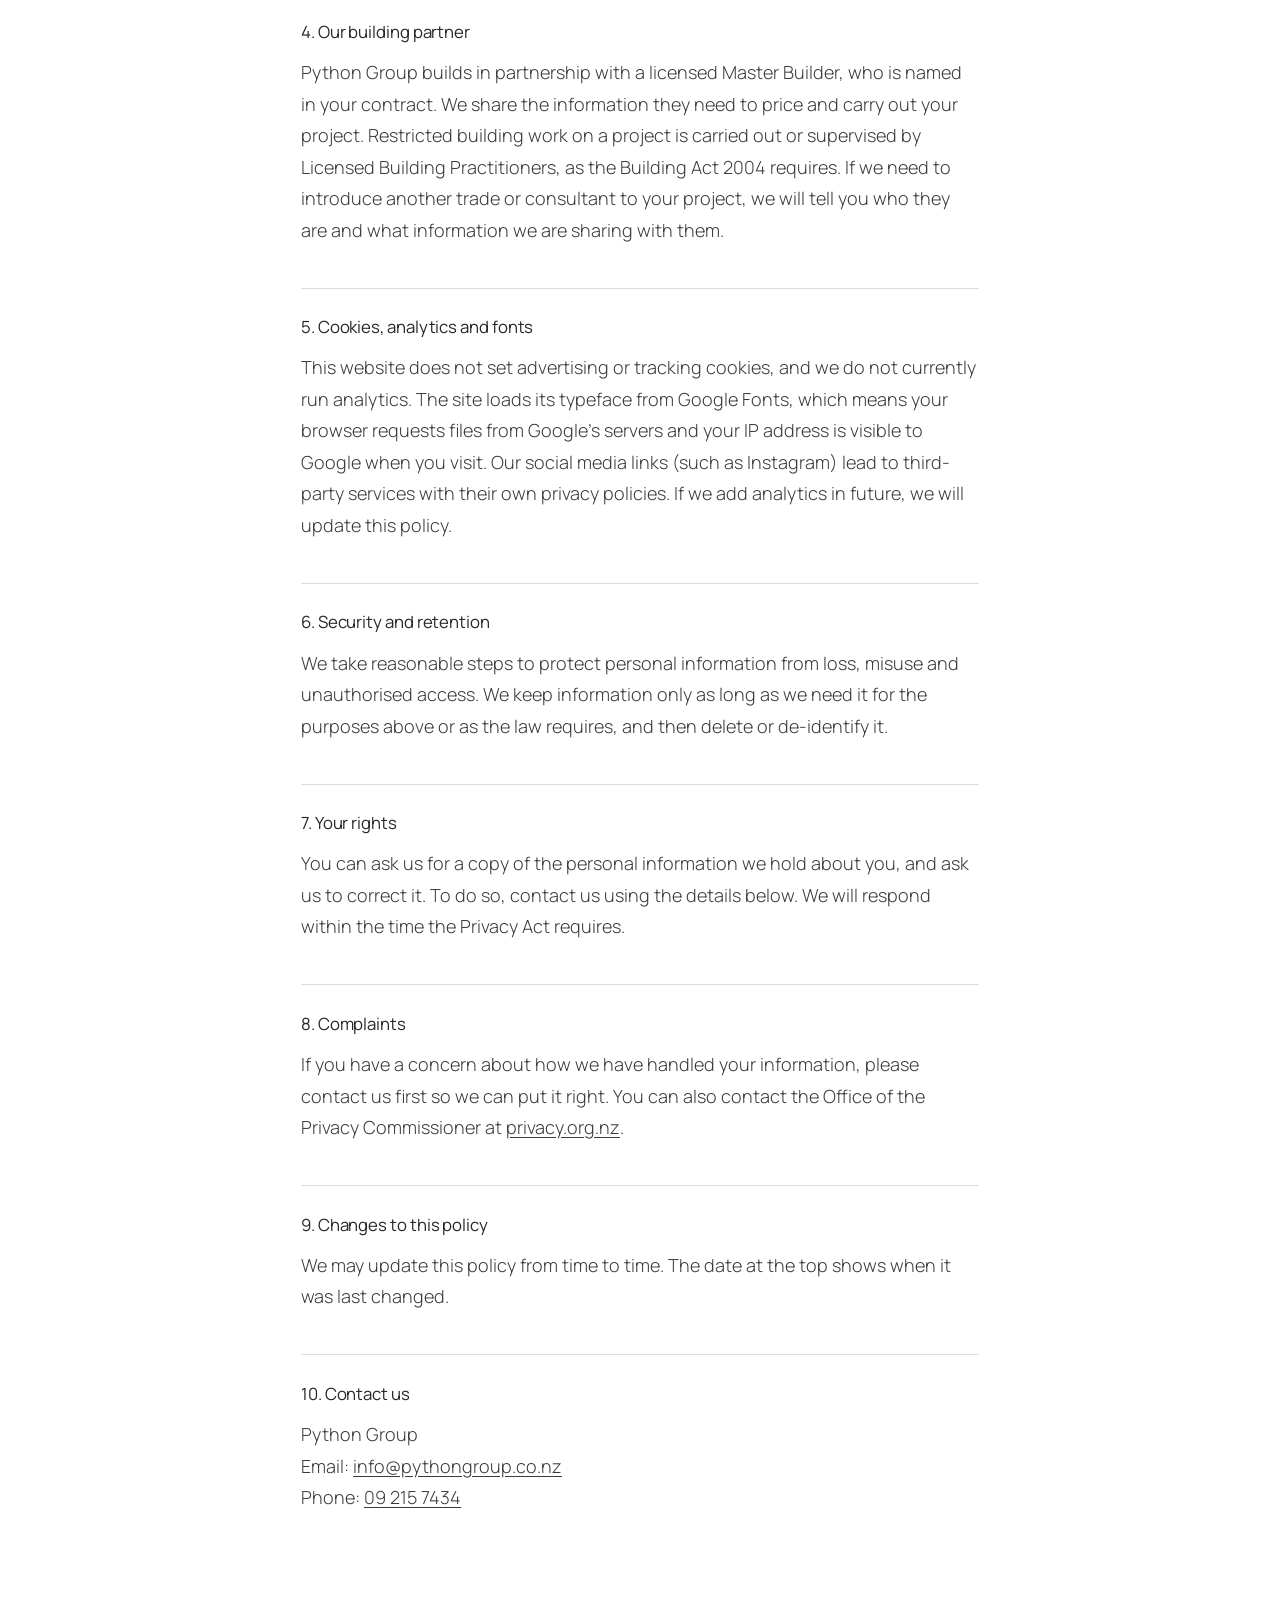
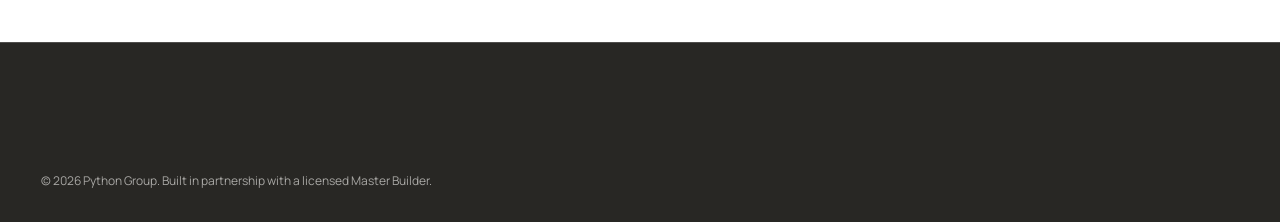
<file: privacy.html>
<!doctype html>
<html lang="en-NZ">
<head>
  <meta charset="utf-8">
  <meta name="viewport" content="width=device-width, initial-scale=1">
  <title>Privacy policy | Python Group</title>
  <meta name="description" content="How Python Group collects, uses and protects personal information.">
  <meta name="robots" content="index, follow">
  <link rel="canonical" href="https://pythongroup.co.nz/privacy">
  <link rel="icon" href="favicon.png">
  <link rel="preconnect" href="https://fonts.googleapis.com">
  <link rel="preconnect" href="https://fonts.gstatic.com" crossorigin>
  <link rel="stylesheet" href="https://fonts.googleapis.com/css2?family=Manrope:wght@300;400;500&display=swap">
  <link rel="stylesheet" href="styles.css">
</head>
<body>
  <header class="legal-head">
    <a href="/" aria-label="Python Group, home"><img src="symbol.png" alt="" width="360" height="382"></a>
    <a href="/">Back to site</a>
  </header>
  <main class="legal" id="main">
    <h1>Privacy policy</h1>
    <p class="legal__meta">Last updated 23 October 2026</p>

    <p>Python Group ("we", "us") respects your privacy. This policy explains what personal information we collect, how we use it and the choices you have, in line with the New Zealand Privacy Act 2020.</p>

    <h2>1. What we collect</h2>
    <p>We collect only what you choose to send us. When you email or phone us about a project, that may include your name, contact details, the address or location of a site, and details of the home you are planning. This website has no account system, and no contact form that stores information on the site itself.</p>

    <h2>2. How we use it</h2>
    <ul>
      <li>To respond to your enquiry and discuss your project.</li>
      <li>To prepare and manage the planning, design coordination, pricing and delivery of a project, if you engage us.</li>
      <li>To meet our legal, accounting and regulatory obligations.</li>
    </ul>
    <p>We do not sell personal information, and we do not use it for unrelated marketing without your agreement.</p>

    <h2>3. Who we share it with</h2>
    <p>We share personal information only where it is needed for your project, and only with people who need it:</p>
    <ul>
      <li>Our licensed Master Builder partner and their construction team, who build your project.</li>
      <li>The trades and subcontractors engaged on your project.</li>
      <li>Architects, designers, engineers, consultants and other professionals working on your project.</li>
      <li>Service providers that help us run our business, such as email, file storage and accounting providers.</li>
      <li>Councils, regulators or other authorities, where the law or a consent process requires it.</li>
    </ul>
    <p>Where a service provider is based outside New Zealand, your information may be stored or processed overseas. We take reasonable steps to make sure it is protected to a comparable standard.</p>

    <h2>4. Our building partner</h2>
    <p>Python Group builds in partnership with a licensed Master Builder, who is named in your contract. We share the information they need to price and carry out your project. Restricted building work on a project is carried out or supervised by Licensed Building Practitioners, as the Building Act 2004 requires. If we need to introduce another trade or consultant to your project, we will tell you who they are and what information we are sharing with them.</p>

    <h2>5. Cookies, analytics and fonts</h2>
    <p>This website does not set advertising or tracking cookies, and we do not currently run analytics. The site loads its typeface from Google Fonts, which means your browser requests files from Google's servers and your IP address is visible to Google when you visit. Our social media links (such as Instagram) lead to third-party services with their own privacy policies. If we add analytics in future, we will update this policy.</p>

    <h2>6. Security and retention</h2>
    <p>We take reasonable steps to protect personal information from loss, misuse and unauthorised access. We keep information only as long as we need it for the purposes above or as the law requires, and then delete or de-identify it.</p>

    <h2>7. Your rights</h2>
    <p>You can ask us for a copy of the personal information we hold about you, and ask us to correct it. To do so, contact us using the details below. We will respond within the time the Privacy Act requires.</p>

    <h2>8. Complaints</h2>
    <p>If you have a concern about how we have handled your information, please contact us first so we can put it right. You can also contact the Office of the Privacy Commissioner at <a href="https://www.privacy.org.nz" rel="noopener">privacy.org.nz</a>.</p>

    <h2>9. Changes to this policy</h2>
    <p>We may update this policy from time to time. The date at the top shows when it was last changed.</p>

    <h2>10. Contact us</h2>
    <p>Python Group<br>Email: <a href="mailto:info@pythongroup.co.nz">info@pythongroup.co.nz</a><br>Phone: <a href="tel:+6492157434">09 215 7434</a></p>
  </main>
  <footer class="site-footer dark">
    <div class="wrap">
      <p class="site-footer__legal" style="border-top:0">© 2026 Python Group. Built in partnership with a licensed Master Builder.</p>
    </div>
  </footer>
</body>
</html>
</file>
<file: styles.css>
/* ==========================================================================
   Python Group — homepage
   Art direction: white gallery mat, hairline architecture, bronze used sparingly,
   charcoal for the dark passages. One family (Manrope), three weights.
   ========================================================================== */

/* 1. Tokens ---------------------------------------------------------------- */
@property --intro-s { syntax: '<number>'; inherits: true; initial-value: 1; }

:root {
  --bronze: #765B40;
  --white: #FFFFFF;
  --charcoal: #282724;
  --grey: #A8A7A4;            /* decoration + text on charcoal only */
  --ink-2: #6A6965;           /* secondary text on white (5.4:1) */
  --ink-3: #8D8C88;           /* large inactive type on white (3.4:1) */
  --hair: rgba(40, 39, 36, .16);
  --hair-dark: rgba(255, 255, 255, .18);

  --font: 'Manrope', Arial, 'Helvetica Neue', sans-serif;

  --g: clamp(20px, 3.2vw, 56px);          /* page gutter */
  --cg: clamp(12px, 1.6vw, 28px);         /* column gap */
  --hh: 72px;                             /* header height */
  --sec: clamp(96px, 14vw, 220px);        /* section rhythm */

  --ease: cubic-bezier(.16, .84, .24, 1);
  --ease-io: cubic-bezier(.76, 0, .24, 1);
}

@media (max-width: 720px) { :root { --hh: 64px; } }

/* 2. Base ------------------------------------------------------------------ */
*, *::before, *::after { box-sizing: border-box; }
html { -webkit-text-size-adjust: 100%; scroll-padding-top: var(--hh); }
@media (prefers-reduced-motion: no-preference) { html { scroll-behavior: smooth; } }
html.menu-open, html.intro-lock { overflow: hidden; }

body {
  margin: 0;
  background: var(--white);
  color: var(--charcoal);
  font-family: var(--font);
  font-weight: 400;
  font-size: clamp(16px, 1.05vw + 8px, 18px);
  line-height: 1.6;
  -webkit-font-smoothing: antialiased;
  text-rendering: optimizeLegibility;
  overflow-x: hidden;
}

img { display: block; max-width: 100%; height: auto; }
a { color: inherit; text-decoration: none; }
h1, h2, h3, p, ol, dl, dd, figure { margin: 0; padding: 0; }
ol { list-style: none; }
button { font: inherit; color: inherit; background: none; border: 0; padding: 0; cursor: pointer; }

:focus-visible { outline: 2px solid var(--bronze); outline-offset: 4px; }
.dark :focus-visible, .menu :focus-visible, .intro :focus-visible { outline-color: var(--white); }

.skip {
  position: fixed; left: var(--g); top: -80px; z-index: 300;
  background: var(--charcoal); color: var(--white); padding: .7rem 1rem; font-size: .85rem;
}
.skip:focus { top: 12px; }

.wrap { padding-inline: var(--g); }
.grid { display: grid; grid-template-columns: repeat(12, minmax(0, 1fr)); column-gap: var(--cg); }

.dark { background: var(--charcoal); color: var(--white); }

/* 3. Type ------------------------------------------------------------------ */
.label {
  font-size: .7rem; font-weight: 500; letter-spacing: .24em; text-transform: uppercase;
  color: var(--ink-2); display: flex; gap: 1.1em; align-items: baseline;
}
.label span { color: var(--bronze); }
.dark .label { color: var(--grey); }
.dark .label span { color: var(--white); }

.display {
  font-weight: 300; letter-spacing: -.018em; line-height: 1.14;
  font-size: clamp(1.7rem, 2.7vw, 3rem);
}
.display--sm { font-size: clamp(1.45rem, 2.1vw, 2.3rem); line-height: 1.18; letter-spacing: -.014em; }
.display--xl { font-size: clamp(2rem, 3.8vw, 4.2rem); line-height: 1.08; letter-spacing: -.02em; }

/* Masked line reveal. Lines are authored in markup for considered breaks. */
.ln { display: block; overflow: hidden; padding-bottom: .14em; margin-bottom: -.14em; }
.ln > span { display: block; }
.ln--indent { padding-left: clamp(0px, 7vw, 8.5rem); }

.link-quiet, .link-arrow {
  font-size: .7rem; font-weight: 500; letter-spacing: .22em; text-transform: uppercase;
  background: linear-gradient(currentColor, currentColor) 0 100% / 0 1px no-repeat;
  padding-bottom: .35em; transition: background-size .6s var(--ease);
}
.link-quiet:hover, .link-arrow:hover { background-size: 100% 1px; }
.link-arrow::after { content: '\2192'; margin-left: .9em; display: inline-block; transition: transform .5s var(--ease); }
.link-arrow:hover::after { transform: translateX(6px); }

/* Placeholders: unmistakable, easy to find and remove */
.ph { font-size: .8rem; line-height: 1.5; color: var(--bronze); }
.ph b {
  font-size: .62rem; font-weight: 500; letter-spacing: .16em; text-transform: uppercase;
  border: 1px dashed currentColor; padding: .15em .55em; margin-right: .7em; white-space: nowrap;
}
.dark .ph { color: var(--grey); }

/* 4. Opening sequence ------------------------------------------------------ */
.intro { display: none; }
.is-intro .intro {
  display: block; position: fixed; inset: 0; z-index: 200; cursor: pointer;
  background: var(--charcoal); color: var(--white); text-align: center;
  transition: opacity .9s cubic-bezier(.4, 0, .2, 1);
}
.intro.is-leaving { opacity: 0; pointer-events: none; }
.intro__mark { position: absolute; top: 50%; left: 50%; transform: translate(-50%, -50%); width: auto; opacity: 0; transition: opacity 1s cubic-bezier(.4, 0, .2, 1); }
.intro__big { height: clamp(84px, 11vw, 132px); }
.intro__small { height: clamp(34px, 3.6vw, 48px); }
.intro.s1 .intro__big, .intro.s4 .intro__small { opacity: 1; }
.intro__phrase {
  position: absolute; top: 50%; left: 50%; transform: translate(-50%, -50%); display: flex; align-items: baseline; gap: .8em;
  font-size: clamp(.85rem, 1.5vw, 1.3rem); font-weight: 300; letter-spacing: .3em; text-transform: uppercase; line-height: 1; white-space: nowrap;
  opacity: 0; transition: opacity 1.1s cubic-bezier(.4, 0, .2, 1);
}
.intro.s2 .intro__phrase { opacity: 1; }
.intro__phrase span { display: block; will-change: transform; margin-right: -.3em; transition: transform 1.6s cubic-bezier(.77, 0, .175, 1); }
.intro__phrase span:first-child { transform: translate3d(var(--lx, -30vw), 0, 0); }
.intro__phrase span:last-child { transform: translate3d(var(--rx, 30vw), 0, 0); }
.intro.s3 .intro__phrase span { transform: translate3d(0, 0, 0); }

/* 5. Header + menu --------------------------------------------------------- */
.site-header {
  position: fixed; inset: 0 0 auto 0; z-index: 100; height: var(--hh);
  display: grid; grid-template-columns: auto 1fr auto; align-items: center; column-gap: clamp(20px, 3vw, 48px);
  padding-inline: var(--g); background: var(--white);
  border-bottom: 1px solid transparent;
  transition: transform .7s var(--ease), border-color .4s;
}
.site-header.is-scrolled { border-bottom-color: var(--hair); }
.site-header.is-hidden { transform: translateY(-100%); }
.has-motion:not(.hero-ready) .site-header { transform: translateY(-100%); }

.site-header__brand img { height: 36px; width: auto; mix-blend-mode: multiply; }
.site-header__descriptor {
  font-size: .7rem; font-weight: 500; letter-spacing: .24em; text-transform: uppercase; color: var(--ink-2);
}
.site-header__actions { display: flex; align-items: center; gap: clamp(20px, 3vw, 44px); }

.menu-toggle { display: inline-flex; align-items: center; gap: .9rem; padding: .6rem 0; }
.menu-toggle__label { font-size: .7rem; font-weight: 500; letter-spacing: .24em; text-transform: uppercase; }
.menu-toggle__bars { position: relative; width: 26px; height: 10px; }
.menu-toggle__bars i {
  position: absolute; left: 0; width: 100%; height: 1px; background: currentColor;
  transition: transform .6s var(--ease), top .6s var(--ease);
}
.menu-toggle__bars i:first-child { top: 0; }
.menu-toggle__bars i:last-child { top: 9px; }
.menu-open .menu-toggle__bars i:first-child { top: 4px; transform: rotate(45deg); }
.menu-open .menu-toggle__bars i:last-child { top: 4px; transform: rotate(-45deg); }

@media (max-width: 720px) {
  .site-header { grid-template-columns: 1fr auto; }
  .site-header__descriptor { display: none; }
  .site-header__brand img { height: 32px; }
}
@media (max-width: 440px) { .site-header__actions .link-quiet { display: none; } }

.menu {
  position: fixed; inset: var(--hh) 0 0 0; z-index: 90;
  background: var(--charcoal); color: var(--white);
  clip-path: inset(0 0 100% 0); visibility: hidden;
  transition: clip-path .95s var(--ease-io), visibility 0s .95s;
  overflow-y: auto;
}
.menu-open .menu { clip-path: inset(0); visibility: visible; transition: clip-path .95s var(--ease-io), visibility 0s; }
.menu__inner {
  min-height: 100%; padding: clamp(28px, 6vh, 72px) var(--g) clamp(28px, 5vh, 56px);
  display: grid; grid-template-columns: minmax(0, 1fr); column-gap: clamp(32px, 6vw, 120px);
}
.menu__main { display: flex; flex-direction: column; justify-content: space-between; gap: 3rem; min-height: 100%; }
.menu__preview { display: none; }
@media (min-width: 900px) {
  .menu__inner { grid-template-columns: minmax(0, 1.5fr) minmax(0, .8fr); }
  .menu__preview {
    display: block; position: sticky; top: 0; align-self: start; overflow: hidden; background: #1d1c1a;
    height: min(calc(100svh - var(--hh) - 8rem), 640px); margin-top: .4rem;
  }
  .menu__preview img {
    position: absolute; inset: 0; width: 100%; height: 100%; object-fit: cover;
    clip-path: inset(0 0 100% 0); transform: scale(1.14);
    transition: clip-path 1s var(--ease-io), transform 1.6s var(--ease);
  }
  .menu__preview img.is-active { clip-path: inset(0); transform: scale(1); z-index: 1; }
  .menu__nav a { transition: transform .9s var(--ease), color .4s, padding-left .6s var(--ease), opacity .4s; }
  .menu__nav:hover a:not(:hover):not(:focus-visible) { opacity: .38; }
}
.menu__nav li { overflow: hidden; border-top: 1px solid var(--hair-dark); }
.menu__nav li:last-child { border-bottom: 1px solid var(--hair-dark); }
.menu__nav a {
  display: flex; align-items: baseline; gap: clamp(16px, 3vw, 48px);
  font-weight: 300; letter-spacing: -.015em; line-height: 1.2;
  font-size: clamp(1.35rem, 2.5vw, 2.5rem); padding: .32em 0;
  transform: translateY(105%); transition: transform .9s var(--ease), color .4s, padding-left .6s var(--ease);
}
.menu-open .menu__nav a { transform: none; }
.menu-open .menu__nav li:nth-child(1) a { transition-delay: .25s, 0s, 0s; }
.menu-open .menu__nav li:nth-child(2) a { transition-delay: .31s, 0s, 0s; }
.menu-open .menu__nav li:nth-child(3) a { transition-delay: .37s, 0s, 0s; }
.menu-open .menu__nav li:nth-child(4) a { transition-delay: .43s, 0s, 0s; }
.menu-open .menu__nav li:nth-child(5) a { transition-delay: .49s, 0s, 0s; }
.menu-open .menu__nav li:nth-child(6) a { transition-delay: .55s, 0s, 0s; }
.menu__nav a span { font-size: .7rem; letter-spacing: .24em; color: var(--grey); font-weight: 500; min-width: 2.4em; }
@media (hover: hover) {
  .menu__nav a:hover { padding-left: clamp(8px, 1.5vw, 24px); }
}
.menu__foot { display: flex; justify-content: space-between; align-items: flex-end; gap: 2rem; flex-wrap: wrap; }
.menu__tag { font-weight: 400; font-size: 1.1rem; letter-spacing: -.01em; }
.menu__meta { font-size: .85rem; color: var(--grey); }

/* 6. Hero ------------------------------------------------------------------ */
.hero { position: relative; height: 100svh; min-height: 560px; }
.hero__frame {
  --in: var(--g);
  position: absolute; inset: var(--hh) 0 0 0; overflow: hidden;
  clip-path: inset(var(--in));
  background: var(--charcoal);
}
.has-motion:not(.hero-ready) .hero__frame { clip-path: inset(calc(var(--in) + 14svh) var(--in) var(--in)); }
.has-motion:not(.hero-settled) .hero__frame { transition: clip-path 1.9s var(--ease-io); }

.hero__media { position: absolute; inset: -6% 0; }
.hero__media img {
  width: 100%; height: 100%; object-fit: cover; object-position: 50% 50%;
  transform: translate3d(var(--mx, 0px), calc(var(--ty, 0px) + var(--my, 0px)), 0) scale(calc(var(--sc, 1.04) * var(--intro-s)));
  will-change: transform;
}
html { --intro-s: 1; }
html.has-motion:not(.hero-ready) { --intro-s: 1.18; }
html.has-motion { transition: --intro-s 3s var(--ease); }

.hero__shade {
  position: absolute; inset: 0; pointer-events: none;
  background: linear-gradient(to top, rgba(26, 25, 23, .62) 0%, rgba(26, 25, 23, .22) 38%, rgba(26, 25, 23, 0) 62%);
}
.hero__content {
  position: absolute; z-index: 2; color: var(--white);
  left: calc(var(--g) + clamp(20px, 3vw, 48px)); right: calc(var(--g) + clamp(20px, 3vw, 48px));
  bottom: calc(var(--g) + clamp(20px, 3.4vw, 52px));
  display: flex; justify-content: space-between; align-items: flex-end; gap: 2rem;
}
.hero__title {
  font-weight: 300; letter-spacing: -.02em; line-height: 1.08;
  font-size: clamp(1.9rem, 3.7vw, 4.1rem);
}
.hero__title .ln--indent { padding-left: clamp(0px, 4vw, 5rem); }
.hero__aside { font-size: .82rem; line-height: 1.55; text-align: right; flex: none; max-width: 22ch; padding-bottom: .6rem; }
.hero__note { margin-top: .6rem; font-size: .68rem; letter-spacing: .14em; text-transform: uppercase; opacity: .7; font-weight: 500; }
.hero__scroll { display: block; width: 1px; height: 54px; margin: 1.4rem 0 0 auto; background: rgba(255, 255, 255, .35); position: relative; overflow: hidden; }
.hero__scroll::after { content: ''; position: absolute; inset: 0; background: var(--white); transform: translateY(-100%); animation: scroll-cue 2.4s var(--ease-io) infinite; }
@keyframes scroll-cue { 0% { transform: translateY(-100%); } 55% { transform: translateY(0); } 100% { transform: translateY(100%); } }

.has-motion .hero__title .ln > span { transform: translateY(112%); transition: transform 1.3s var(--ease) calc(.55s + var(--i, 0) * .14s); }
.has-motion.hero-ready .hero__title .ln > span { transform: none; }
.has-motion .hero__aside { opacity: 0; transform: translateY(14px); }
.has-motion.hero-ready .hero__aside { opacity: 1; transform: none; transition: opacity 1.2s 1.3s var(--ease), transform 1.2s 1.3s var(--ease); }

@media (max-width: 720px) {
  .hero__content { flex-direction: column; align-items: flex-start; gap: 1.4rem; }
  .hero__aside { text-align: left; max-width: none; padding: 0; }
  .hero__scroll { display: none; }
  .hero__media img { object-position: 12% 50%; }
  .hero__title { font-size: clamp(1.9rem, 8vw, 2.9rem); }
  .hero__title .ln--indent { padding-left: 1.1em; }
}

/* 7. Statement ------------------------------------------------------------- */
.statement { padding-block: var(--sec) calc(var(--sec) * .55); }
.statement__label { grid-column: 1 / 4; padding-top: .9rem; }
.statement__text {
  grid-column: 4 / 13;
  font-weight: 300; letter-spacing: -.012em; line-height: 1.34;
  font-size: clamp(1.3rem, 2.15vw, 2.4rem);
}
.statement__foot {
  grid-column: 4 / 13; margin-top: clamp(40px, 6vw, 96px);
  display: flex; justify-content: space-between; align-items: flex-end; gap: 2rem;
  border-top: 1px solid var(--hair); padding-top: 1.6rem;
  font-size: .95rem; color: var(--ink-2);
}
.has-motion .statement__text .w { opacity: .14; transition: opacity .5s var(--ease); }
.has-motion .statement__text .w.on { opacity: 1; }

@media (max-width: 899px) {
  .statement__label, .statement__text, .statement__foot { grid-column: 1 / -1; }
  .statement__label { margin-bottom: 2rem; }
}

/* 8. Principles ------------------------------------------------------------ */
.principles { padding-bottom: var(--sec); }
.principles__list { grid-column: 1 / 7; }
.principles__media { grid-column: 8 / 13; }

.pr { min-height: 72svh; display: flex; flex-direction: column; justify-content: center; border-top: 1px solid var(--hair); padding-block: 3rem; }
.pr:last-child { border-bottom: 1px solid var(--hair); }
.pr__n { font-size: .7rem; font-weight: 500; letter-spacing: .24em; color: var(--bronze); margin-bottom: 1.4rem; }
.pr__title {
  font-weight: 300; letter-spacing: -.015em; line-height: 1.2; font-size: clamp(1.35rem, 2.1vw, 2.3rem);
  transition: color .7s var(--ease);
}
.js .pr .pr__title { color: var(--ink-3); }
.js .pr.is-active .pr__title { color: var(--charcoal); }
.pr__copy { margin-top: 1.4rem; max-width: 34ch; color: var(--ink-2); }
.pr__inline { display: none; }

.principles__sticky {
  position: sticky; top: calc(var(--hh) + var(--g));
  height: calc(100svh - var(--hh) - var(--g) * 2); min-height: 420px;
  display: flex; flex-direction: column; gap: 1rem;
}
.principles__stack { position: relative; flex: 1; overflow: hidden; background: var(--charcoal); }
.principles__stack img {
  position: absolute; inset: 0; width: 100%; height: 100%; object-fit: cover;
  clip-path: inset(0 0 100% 0); transform: scale(1.12);
  transition: clip-path 1.2s var(--ease-io), transform 1.8s var(--ease);
}
.principles__stack img.is-active { clip-path: inset(0); transform: scale(1); z-index: 1; }
.principles__stack img[data-pr-img="0"] { object-position: 52% 50%; }
.principles__cap { font-size: .72rem; letter-spacing: .16em; font-weight: 500; text-transform: uppercase; color: var(--ink-2); display: flex; justify-content: space-between; }
.principles__cap em { font-style: normal; letter-spacing: .14em; }
.principles__cap b { font-weight: 500; }
.principles__cap span { color: var(--bronze); }

@media (max-width: 899px) {
  .principles__list { grid-column: 1 / -1; }
  .principles__media { display: none; }
  .pr { min-height: 0; padding-block: 2.4rem 2.8rem; }
  .js .pr .pr__title { color: var(--charcoal); }
  .pr__inline { display: block; margin-top: 2rem; aspect-ratio: 5 / 4; overflow: hidden; }
  .pr__inline img { width: 100%; height: 100%; object-fit: cover; }
}

/* 9. Full-bleed band ------------------------------------------------------- */
.band { position: relative; height: 100svh; min-height: 520px; overflow: hidden; background: var(--charcoal); color: var(--white); }
.band__media { position: absolute; inset: -10% 0; transform: translate3d(0, var(--ty, 0px), 0); will-change: transform; }
.band__media img { width: 100%; height: 100%; object-fit: cover; object-position: 50% 45%; }
.band__fade { position: absolute; inset: auto 0 0 0; height: 34%; background: linear-gradient(to top, var(--charcoal), rgba(40, 39, 36, 0)); pointer-events: none; }
.band::before { content: ''; position: absolute; inset: 0; background: linear-gradient(to right, rgba(26, 25, 23, .5), rgba(26, 25, 23, 0) 60%); pointer-events: none; z-index: 1; }
.band__content { position: absolute; z-index: 2; inset: auto 0 clamp(36px, 6vw, 88px) 0; display: flex; justify-content: space-between; align-items: flex-end; gap: 2rem; }
.band__line { font-weight: 300; letter-spacing: -.016em; line-height: 1.12; font-size: clamp(1.5rem, 2.7vw, 3rem); }
.band__cap { font-size: .68rem; letter-spacing: .14em; text-transform: uppercase; font-weight: 500; opacity: .75; white-space: nowrap; padding-bottom: .8rem; }
@media (max-width: 720px) { .band__content { flex-direction: column; align-items: flex-start; gap: 1rem; } .band__cap { padding: 0; } }

/* 10. Services ------------------------------------------------------------- */
.services { padding-block: calc(var(--sec) * .8) var(--sec); }
.services__head { margin-bottom: clamp(56px, 9vw, 150px); }
.services__head .label { grid-column: 1 / 4; padding-top: 1rem; }
.services__head .display { grid-column: 4 / 13; }

.services__body { align-items: start; row-gap: 5rem; }
.svc--a { grid-column: 1 / 8; }
.svc--b { grid-column: 9 / 13; margin-top: clamp(80px, 16vw, 260px); }

.svc__fig { position: relative; overflow: hidden; background: #1d1c1a; }
.svc--a .svc__fig { aspect-ratio: 5 / 4; }
.svc--b .svc__fig { aspect-ratio: 4 / 5; }
.reveal__inner { position: absolute; inset: -7% 0; transform: translate3d(0, var(--ty, 0px), 0); will-change: transform; }
.reveal__inner img { width: 100%; height: 100%; object-fit: cover; transition: transform 1.6s var(--ease); }
.svc--a .reveal__inner img { object-position: 50% 40%; }

.svc__text { margin-top: 1.8rem; max-width: 40ch; }
.svc__n { font-size: .7rem; font-weight: 500; letter-spacing: .24em; color: var(--grey); }
.svc__text h3 { margin: .9rem 0 .9rem; font-weight: 300; letter-spacing: -.012em; line-height: 1.2; font-size: clamp(1.25rem, 1.7vw, 1.8rem); }
.svc__text > p:not(.svc__n):not(.ph) { color: #D6D5D2; }
.svc__text .ph { margin-top: 1.2rem; }

@media (hover: hover) { .svc__fig:hover .reveal__inner img { transform: scale(1.045); } }

@media (max-width: 899px) {
  .services__head .label, .services__head .display { grid-column: 1 / -1; }
  .services__head .label { margin-bottom: 2rem; }
  .svc--a, .svc--b { grid-column: 1 / -1; }
  .svc--b { margin-top: 0; width: 84%; margin-left: auto; }
}

/* 11. Horizontal sequence -------------------------------------------------- */
.seq { background: var(--white); }
.seq__sticky { position: relative; }
.seq__scroller { overflow-x: auto; overscroll-behavior-x: contain; scroll-snap-type: x proximity; scroll-padding-inline: var(--g); padding-block: var(--sec); scrollbar-width: none; }
.seq__scroller::-webkit-scrollbar { display: none; }
.seq__track { display: flex; align-items: flex-end; gap: clamp(24px, 4vw, 72px); padding-inline: var(--g); width: max-content; }

.seq__intro { width: min(86vw, 560px); flex: none; align-self: center; scroll-snap-align: start; }
.seq__intro .display { margin: 2rem 0 1.8rem; font-size: clamp(1.6rem, 2.6vw, 2.9rem); }
.seq__lede { max-width: 32ch; color: var(--ink-2); }
.seq__intro .ph { margin-top: 1.8rem; max-width: 40ch; }
.seq__hint { margin-top: 2.6rem; font-size: .72rem; letter-spacing: .2em; text-transform: uppercase; font-weight: 500; display: flex; align-items: center; gap: 1rem; color: var(--ink-2); }
.seq__hint i { width: 56px; height: 1px; background: currentColor; }

.frame { --fh: clamp(300px, 60svh, 640px); flex: none; height: auto; scroll-snap-align: center; }
.frame img { height: var(--fh); width: auto; aspect-ratio: var(--ar); object-fit: cover; }
.frame--wide { --fh: clamp(150px, 28svh, 300px); align-self: center; }
.frame:nth-of-type(2) { margin-bottom: clamp(0px, 10svh, 120px); }
.frame:nth-of-type(4) { margin-bottom: clamp(0px, 14svh, 160px); }
.frame figcaption { margin-top: 1rem; display: flex; gap: 1.1rem; font-size: .85rem; color: var(--ink-2); }
.frame figcaption span { color: var(--bronze); font-weight: 500; min-width: 1.4em; }

.seq__outro { width: min(78vw, 420px); flex: none; align-self: center; scroll-snap-align: end; }
.seq__note { font-size: .9rem; color: var(--ink-2); border-top: 1px solid var(--hair); padding-top: 1.2rem; }

.seq__progress { display: none; }

/* Pinned (desktop, motion allowed): vertical scroll drives horizontal travel */
.seq.is-pinned .seq__sticky { position: sticky; top: 0; height: 100svh; overflow: hidden; display: flex; align-items: center; }
.seq.is-pinned .seq__scroller { overflow: hidden; width: 100%; padding-block: calc(var(--hh) + 2rem) 3rem; }
.seq.is-pinned .seq__track { will-change: transform; }
.seq.is-pinned .seq__progress { display: block; position: absolute; left: var(--g); right: var(--g); bottom: clamp(20px, 4svh, 40px); height: 1px; background: var(--hair); }
.seq__progress i { display: block; height: 100%; background: var(--bronze); transform-origin: left; transform: scaleX(0); }

@media (max-width: 899px) {
  .frame { --fh: clamp(280px, 52svh, 460px); }
  .frame--wide { --fh: 150px; }
  .frame:nth-of-type(2), .frame:nth-of-type(4) { margin-bottom: 0; }
  .seq__track { align-items: flex-start; }
  .seq__intro, .seq__outro { align-self: flex-start; }
}

/* 12. Work ----------------------------------------------------------------- */
.work { padding-block: calc(var(--sec) * .6) var(--sec); border-top: 1px solid var(--hair); margin-inline: var(--g); padding-inline: 0; }
.work .wrap { padding-inline: 0; }
.work .label { grid-column: 1 / 4; padding-top: .9rem; }
.work__title { grid-column: 4 / 13; }
.work__index { grid-column: 4 / 13; margin-top: clamp(48px, 7vw, 100px); }
.ph-row { display: grid; grid-template-columns: 3.4rem 1.5fr 1fr .5fr; gap: 1rem; padding: 1.3rem 0; border-top: 1px dashed rgba(118, 91, 64, .5); color: var(--bronze); font-size: .9rem; }
.ph-row:last-child { border-bottom: 1px dashed rgba(118, 91, 64, .5); }
.ph-row span:first-child { font-weight: 500; letter-spacing: .16em; font-size: .72rem; padding-top: .2rem; }
.work__note { grid-column: 4 / 11; margin-top: 2rem; color: var(--ink-2); font-size: .95rem; }
@media (max-width: 899px) {
  .work .label, .work__title, .work__index, .work__note { grid-column: 1 / -1; }
  .work .label { margin-bottom: 2rem; }
  .ph-row { grid-template-columns: 2.6rem 1fr 1fr; }
  .ph-row span:last-child { display: none; }
}

/* 13. Contact -------------------------------------------------------------- */
.contact { padding-top: calc(var(--sec) * .85); }
.contact .label { grid-column: 1 / -1; margin-bottom: clamp(32px, 5vw, 72px); }
.contact__title { grid-column: 1 / -1; }
.contact__title .ln--indent { padding-left: clamp(0px, 6vw, 8rem); }
.contact__body { grid-column: 7 / 13; margin-top: clamp(48px, 7vw, 104px); }
.contact__body > p { font-size: clamp(1rem, 1.25vw, 1.2rem); line-height: 1.6; letter-spacing: 0; font-weight: 300; color: #E7E6E3; max-width: 34ch; }

.btn {
  position: relative; display: inline-flex; align-items: center; overflow: hidden; margin-top: 2.2rem;
  border: 1px solid var(--white); padding: 1.15rem 2.1rem;
  font-size: .7rem; font-weight: 500; letter-spacing: .24em; text-transform: uppercase;
  transition: color .5s var(--ease);
}
.btn span { position: relative; z-index: 1; }
.btn::before { content: ''; position: absolute; inset: 0; background: var(--white); transform: translateY(101%); transition: transform .6s var(--ease); }
.btn:hover, .btn:focus-visible { color: var(--charcoal); }
.btn:hover::before, .btn:focus-visible::before { transform: none; }

.contact__details { margin-top: clamp(40px, 5vw, 72px); border-top: 1px solid var(--hair-dark); }
.contact__details > div { display: grid; grid-template-columns: 6rem 1fr; gap: 1rem; padding: 1rem 0; border-bottom: 1px solid var(--hair-dark); }
.contact__details dt { font-size: .72rem; letter-spacing: .2em; text-transform: uppercase; font-weight: 500; color: var(--grey); padding-top: .25rem; }

.contact__strip { position: relative; margin-top: var(--sec); width: 100%; height: max(150px, 21.75vw); overflow: hidden; }
.contact__strip img { opacity: .9; }

@media (max-width: 899px) { .contact__body { grid-column: 1 / -1; } }

/* 14. Footer --------------------------------------------------------------- */
.site-footer { border-top: 1px solid var(--hair-dark); padding-block: clamp(56px, 8vw, 120px) 2rem; }
.site-footer__grid { display: grid; grid-template-columns: 1.2fr 1.2fr 1fr; gap: 3rem var(--cg); align-items: start; }
.site-footer__logo { width: clamp(44px, 4.5vw, 64px); height: auto; }
.site-footer__col { display: flex; flex-direction: column; gap: .6rem; font-size: .9rem; color: #D6D5D2; }
.site-footer__col a { width: fit-content; background: linear-gradient(currentColor, currentColor) 0 100% / 0 1px no-repeat; transition: background-size .5s var(--ease); }
.site-footer__col a:hover { background-size: 100% 1px; }
.site-footer__tag { font-weight: 400; color: var(--white); font-size: 1.2rem; letter-spacing: -.01em; margin-bottom: .4rem; }
.site-footer__legal { grid-column: 1 / -1; padding-top: 1.6rem; border-top: 1px solid var(--hair-dark); font-size: .75rem; color: var(--grey); }
@media (max-width: 720px) { .site-footer__grid { grid-template-columns: 1fr; } }

/* 15. Scroll reveals ------------------------------------------------------- */
.has-motion [data-reveal="lines"] .ln > span { transform: translateY(112%); transition: transform 1.25s var(--ease) calc(var(--i, 0) * .12s); }
.has-motion [data-reveal="lines"].is-in .ln > span { transform: none; }

.has-motion .reveal { clip-path: inset(100% 0 0 0); transition: clip-path 1.5s var(--ease-io); }
.has-motion .reveal.is-in { clip-path: inset(0); }
.has-motion .reveal .reveal__inner img { transform: scale(1.2); }
.has-motion .reveal.is-in .reveal__inner img { transform: scale(1); }

.has-motion [data-fade] { opacity: 0; transform: translateY(26px); transition: opacity 1.1s var(--ease), transform 1.1s var(--ease); }
.has-motion [data-fade].is-in { opacity: 1; transform: none; }

/* 16. Safety net ----------------------------------------------------------- */
@media (prefers-reduced-motion: reduce) {
  *, *::before, *::after { animation-duration: .01ms !important; animation-iteration-count: 1 !important; transition-duration: .01ms !important; }
}


/* 17. Wow layer ------------------------------------------------------------ */

/* Raking light that follows the cursor across the facade; dusk deepens on scroll */
.hero__night {
  position: absolute; inset: 0; z-index: 1; pointer-events: none;
  background: linear-gradient(to bottom, rgba(18, 16, 14, .35), rgba(18, 16, 14, .92));
  opacity: calc(var(--night, 0) * .66);
}
.hero__light {
  position: absolute; z-index: 1; left: 0; top: 0; width: 76vmax; height: 76vmax; margin: -38vmax 0 0 -38vmax; pointer-events: none;
  background: radial-gradient(closest-side, rgba(255, 232, 190, 1), rgba(255, 220, 170, .5) 38%, rgba(255, 214, 160, 0) 100%);
  mix-blend-mode: overlay; opacity: 0; transform: translate3d(70%, 40%, 0);
  will-change: transform, opacity;
}
.has-motion.hero-ready .hero__light { opacity: calc(.7 + var(--night, 0) * .3); transition: opacity 1.6s 1s var(--ease); }
.hero__shade, .hero__content { z-index: 2; }
@media (pointer: coarse) {
  .has-motion.hero-ready .hero__light { animation: light-drift 16s ease-in-out infinite alternate; }
}
@keyframes light-drift { from { transform: translate3d(38vw, 36vh, 0); } to { transform: translate3d(86vw, 52vh, 0); } }

/* "Lights coming on" as the full-bleed band enters */
.band__dim { position: absolute; inset: 0; z-index: 1; background: #14110d; opacity: .5; pointer-events: none; }

/* Letter-by-letter headlines (split in JS, masked by the line) */
.wd { display: inline-block; white-space: nowrap; }
.ch { display: inline-block; }
.has-motion [data-chars] .ln > span { transform: none !important; transition: none !important; }
.has-motion [data-chars] .ch {
  transform: translate3d(0, 110%, 0);
  transition: transform 1.6s cubic-bezier(.22, 1, .36, 1) calc(var(--d, 0) * 1ms);
}
.has-motion [data-chars].is-in .ch,
.has-motion.hero-ready .hero__title[data-chars] .ch { transform: none; }

/* Magnetic controls */
[data-magnetic] { transition: transform .55s var(--ease); }
.btn[data-magnetic] { transition: transform .55s var(--ease), color .5s var(--ease); }

/* Contact details */
.contact__details dd { margin: 0; font-size: 1.05rem; font-weight: 300; letter-spacing: .01em; }
.contact__details dd a { color: var(--white); background: linear-gradient(currentColor, currentColor) 0 100% / 0 1px no-repeat; transition: background-size .6s var(--ease); padding-bottom: .15em; }
.contact__details dd a:hover, .contact__details dd a:focus-visible { background-size: 100% 1px; }

/* Process ------------------------------------------------------------------ */
.process { padding-block: var(--sec) calc(var(--sec) * .5); }
.process__label { grid-column: 1 / 4; padding-top: .9rem; }
.process__head { grid-column: 4 / 13; }
.process__lede { margin-top: 1.8rem; max-width: 46ch; color: var(--ink-2); font-weight: 300; line-height: 1.65; }
.process__list { grid-column: 4 / 13; margin-top: clamp(48px, 7vw, 110px); list-style: none; padding: 0; }
.step { display: grid; grid-template-columns: 3.4rem minmax(0, .9fr) minmax(0, 1.3fr); column-gap: var(--cg); padding-block: clamp(1.4rem, 2.4vw, 2.2rem); border-top: 1px solid var(--hair); }
.step:last-child { border-bottom: 1px solid var(--hair); }
.step__n { font-size: .7rem; font-weight: 500; letter-spacing: .24em; color: var(--bronze); padding-top: .45rem; }
.step h3 { margin: 0; font-weight: 300; letter-spacing: -.012em; line-height: 1.25; font-size: clamp(1.15rem, 1.5vw, 1.55rem); }
.step p { margin: 0; color: var(--ink-2); font-weight: 300; line-height: 1.65; max-width: 52ch; }
.process__assure { grid-column: 4 / 13; margin-top: clamp(40px, 5vw, 72px); padding: 1.6rem 0 0; }
.process__assure-t { font-size: .7rem; font-weight: 500; letter-spacing: .24em; text-transform: uppercase; color: var(--bronze); margin: 0 0 .8rem; }
.process__assure p:last-child { margin: 0; max-width: 58ch; font-weight: 300; line-height: 1.65; color: var(--charcoal); }
@media (max-width: 900px) {
  .process__label, .process__head, .process__list, .process__assure { grid-column: 1 / -1; }
  .process__label { margin-bottom: 1.4rem; }
  .step { grid-template-columns: 2.6rem 1fr; row-gap: .6rem; }
  .step p { grid-column: 2; }
}
.site-footer__lbp { margin-top: .9rem; max-width: 34ch; font-size: .82rem; line-height: 1.55; color: var(--grey); }
.site-footer__legal a { text-decoration: underline; text-underline-offset: 3px; margin-left: .6em; }

/* Privacy / legal page ------------------------------------------------------ */
.legal-head { display: flex; align-items: center; justify-content: space-between; padding: 22px var(--g); }
.legal-head img { height: 36px; width: auto; mix-blend-mode: multiply; }
.legal-head a:last-child { font-size: .7rem; font-weight: 500; letter-spacing: .22em; text-transform: uppercase; }
.legal { max-width: 760px; margin: 0 auto; padding: clamp(56px, 9vw, 130px) var(--g) clamp(72px, 10vw, 150px); }
.legal h1 { font-weight: 300; letter-spacing: -.018em; line-height: 1.15; font-size: clamp(1.8rem, 3vw, 2.8rem); margin: 0 0 .6rem; }
.legal .legal__meta { color: var(--ink-2); font-size: .85rem; margin-bottom: 3rem; }
.legal h2 { font-weight: 400; font-size: 1.05rem; letter-spacing: -.005em; margin: 2.6rem 0 .7rem; padding-top: 1.6rem; border-top: 1px solid var(--hair); }
.legal p, .legal li { font-weight: 300; line-height: 1.75; color: #3b3a37; }
.legal ul { padding-left: 1.2rem; }
.legal a { text-decoration: underline; text-underline-offset: 3px; }

/* About + Instagram */
.ig { display: inline-flex; width: 40px; height: 40px; align-items: center; justify-content: center; border: 1px solid currentColor; border-radius: 50%; opacity: .8; transition: opacity .4s var(--ease), background-color .4s var(--ease), color .4s var(--ease); margin-top: .6rem; }
.ig:hover, .ig:focus-visible { opacity: 1; background: var(--white); color: var(--charcoal); }
.site-footer__col a.ig { background-image: none; }
.menu__foot .ig { margin-top: 1.2rem; }
.about { padding-block: var(--sec) calc(var(--sec) * .6); }
.about__label { grid-column: 1 / 4; padding-top: .9rem; }
.about__body { grid-column: 4 / 13; }
.about__cols { margin-top: clamp(36px, 5vw, 72px); display: grid; grid-template-columns: repeat(3, minmax(0, 1fr)); gap: var(--cg) clamp(24px, 3vw, 48px); }
.about__cols p { margin: 0; color: var(--ink-2); font-weight: 300; line-height: 1.7; font-size: .95rem; }
.about__ig { display: inline-flex; align-items: center; gap: .9rem; margin-top: clamp(32px, 4vw, 56px); font-size: .72rem; font-weight: 500; letter-spacing: .2em; text-transform: uppercase; color: var(--bronze); }
.about__ig svg { transition: transform .5s var(--ease); }
.about__ig:hover svg { transform: scale(1.12); }
@media (max-width: 900px) {
  .about__label, .about__body { grid-column: 1 / -1; }
  .about__label { margin-bottom: 1.4rem; }
  .about__cols { grid-template-columns: 1fr; gap: 1.2rem; }
}
.ig { flex: none; }
.site-footer__col a.ig { width: 40px; min-width: 40px; height: 40px; }

/* ===== Revisions ===== */
/* Header: P centred, descriptor appears then fades away */
.site-header { grid-template-columns: 1fr auto 1fr; }
.site-header__brand { grid-column: 2; justify-self: center; display: block; line-height: 0; }
.site-header__descriptor { grid-column: 1; grid-row: 1; justify-self: start; margin: 0; white-space: nowrap; }
.site-header__actions { grid-column: 3; grid-row: 1; justify-self: end; }
.has-motion .site-header__descriptor { opacity: 0; transform: translateX(-10px); }
.has-motion.hero-ready .site-header__descriptor { animation: desc-cycle 6.4s cubic-bezier(.22, 1, .36, 1) 1.1s both; }
.has-motion .site-header__brand:hover ~ .site-header__descriptor,
.has-motion .site-header__brand:focus-visible ~ .site-header__descriptor { opacity: 1; transform: none; animation: none; transition: opacity .6s var(--ease), transform .6s var(--ease); }
@keyframes desc-cycle {
  0% { opacity: 0; transform: translateX(-10px); letter-spacing: .38em; }
  16% { opacity: 1; transform: none; letter-spacing: .24em; }
  76% { opacity: 1; transform: none; letter-spacing: .24em; }
  100% { opacity: 0; transform: translateX(10px); letter-spacing: .24em; }
}
/* Enquire + Menu share one baseline */
.site-header__actions { align-items: center; }
.site-header__actions .link-quiet, .menu-toggle { display: inline-flex; align-items: center; height: 40px; padding: 0; line-height: 1; }
.site-header__actions .link-quiet { background-position: 0 calc(50% + .75em); }
.menu-toggle__label { line-height: 1; }
.menu-toggle__bars { height: 10px; align-self: center; }
@media (max-width: 899px) { .site-header__descriptor { display: none; } }

/* Craft slider: always fits the viewport height, soft edges instead of hard crops */
.frame { --fh: clamp(200px, calc(100svh - var(--hh) - 13rem), 600px); }
.frame--wide { --fh: clamp(110px, calc((100svh - var(--hh) - 13rem) * .5), 280px); }
.frame:nth-of-type(2) { margin-bottom: clamp(0px, 6svh, 90px); }
.frame:nth-of-type(4) { margin-bottom: clamp(0px, 8svh, 110px); }
.seq.is-pinned .seq__scroller { padding-block: calc(var(--hh) + 1.5rem) 4rem; -webkit-mask-image: linear-gradient(90deg, transparent 0, #000 3.5%, #000 96.5%, transparent 100%); mask-image: linear-gradient(90deg, transparent 0, #000 3.5%, #000 96.5%, transparent 100%); }
@media (max-width: 899px) { .frame { --fh: clamp(260px, 52svh, 440px); } .frame--wide { --fh: 150px; } }

/* About: one cohesive block */
.about__text { margin-top: clamp(32px, 4vw, 56px); max-width: 62ch; }
.about__text p { margin: 0 0 1.4rem; color: var(--ink-2); font-weight: 300; line-height: 1.8; font-size: 1.05rem; }
.about__text p:last-child { margin-bottom: 0; }

/* Footer: links beside the logo, copy to the right */
.site-footer__grid { grid-template-columns: auto auto 1fr; column-gap: clamp(40px, 7vw, 120px); }
.site-footer__about { justify-self: end; text-align: right; align-items: flex-end; }
.site-footer__about .site-footer__lbp { margin-left: auto; }
@media (max-width: 720px) {
  .site-footer__grid { grid-template-columns: 1fr; }
  .site-footer__about { justify-self: start; text-align: left; align-items: flex-start; }
  .site-footer__about .site-footer__lbp { margin-left: 0; }
}

/* Mobile header: P centred, Menu only (Enquire lives in the menu and contact section) */
@media (max-width: 720px) { .site-header .site-header__actions .link-quiet { display: none; } }
</file>
